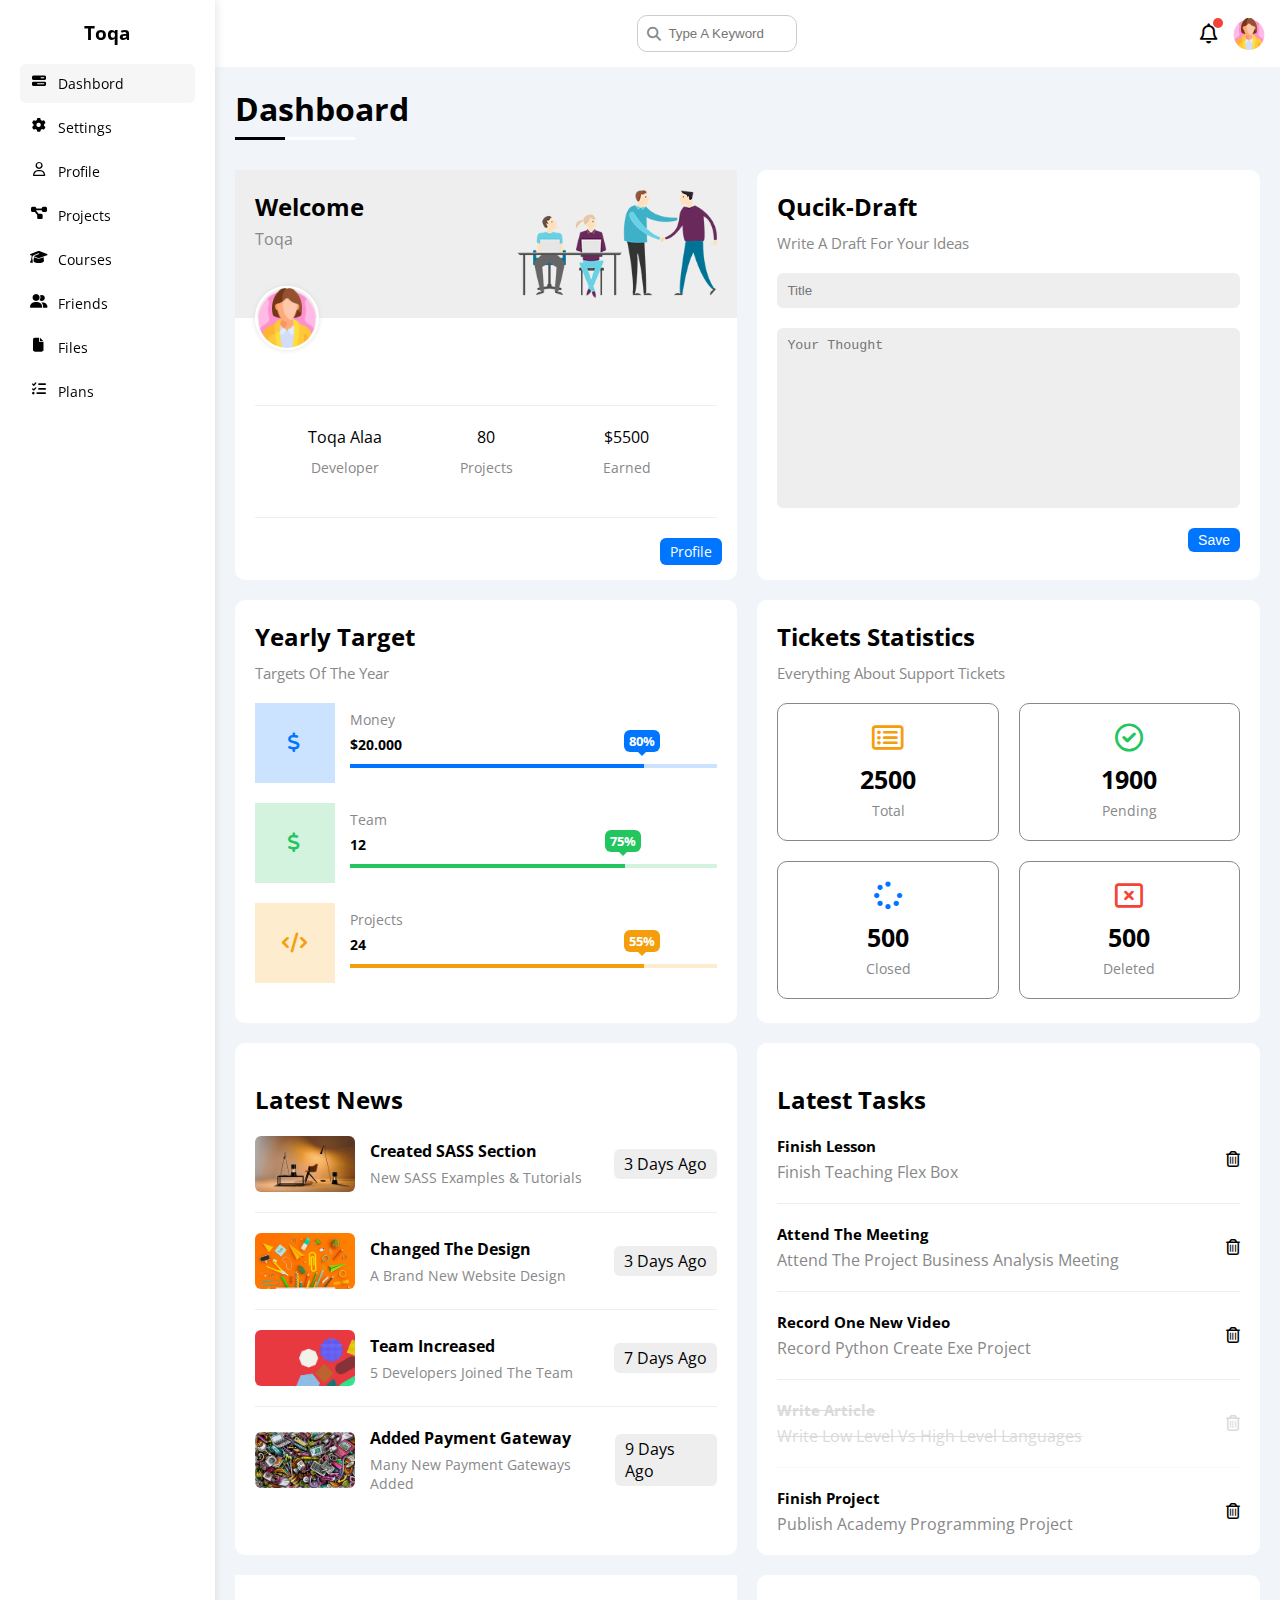
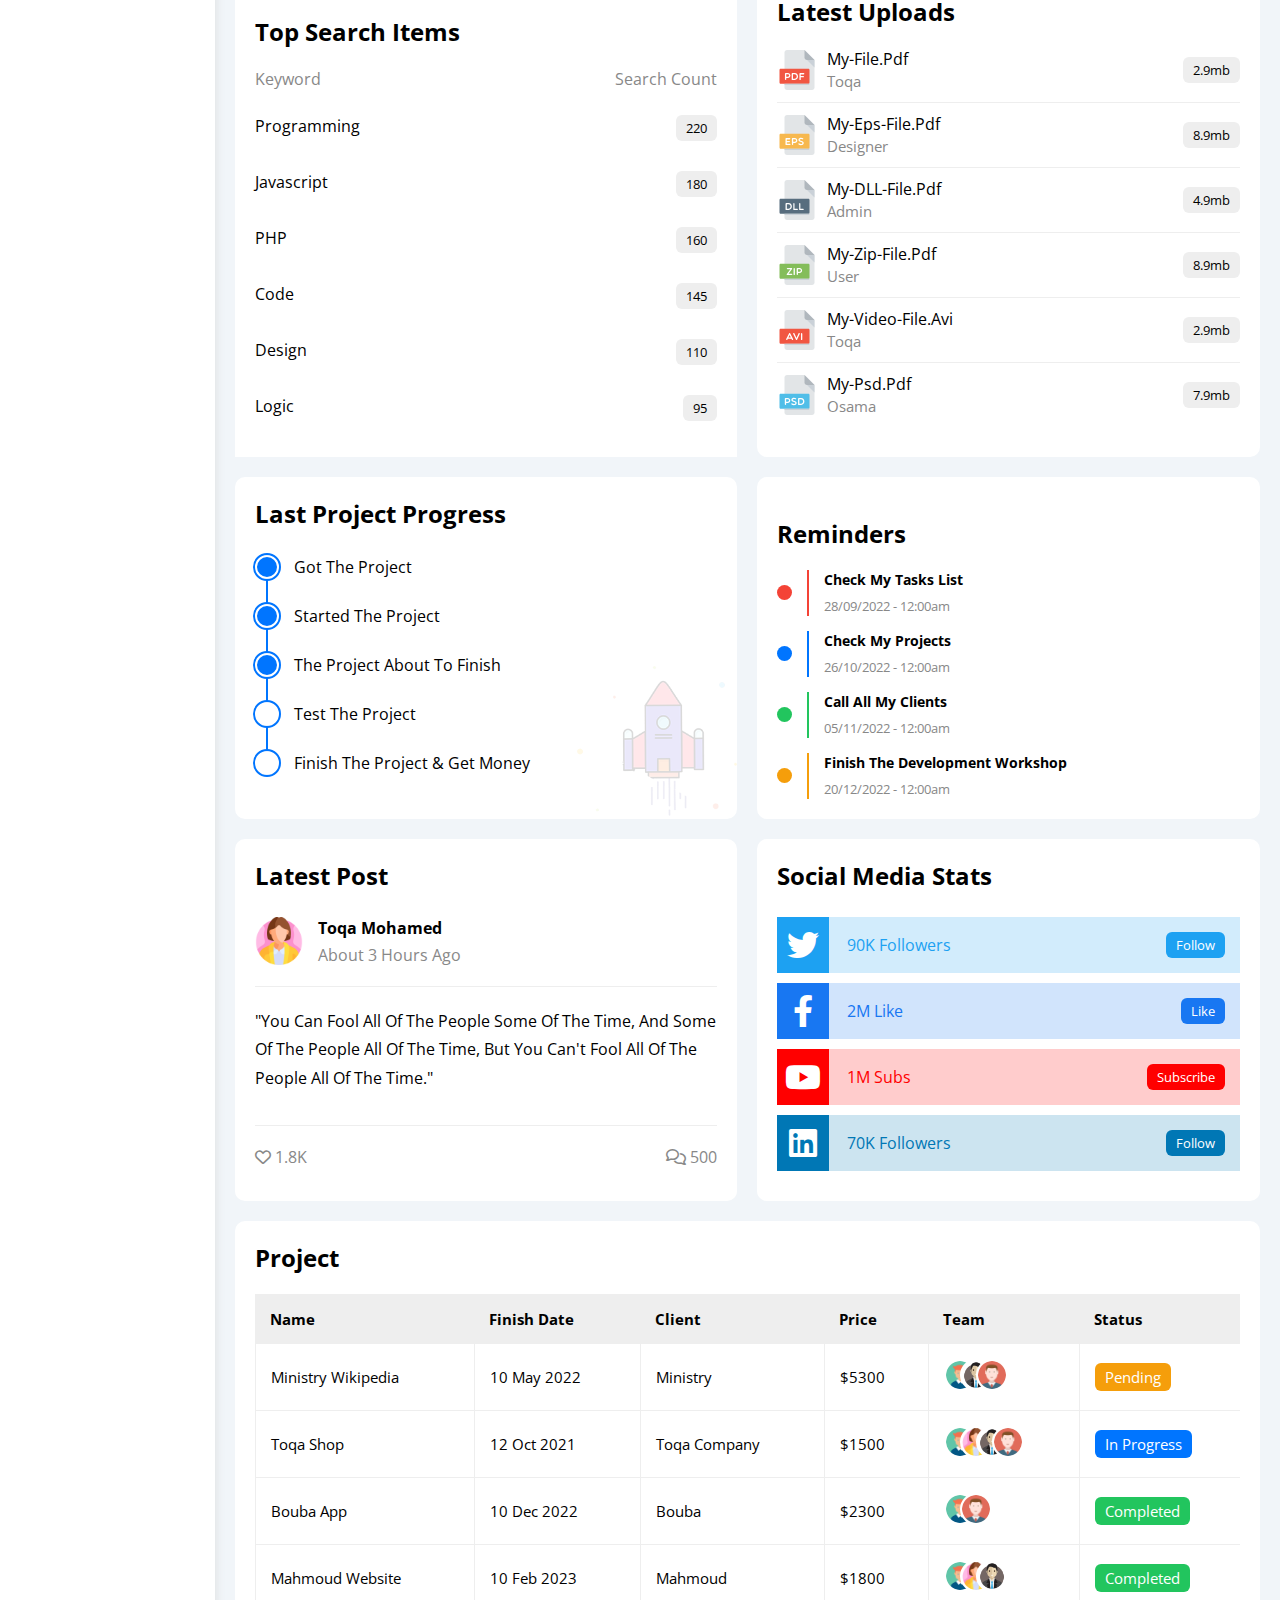
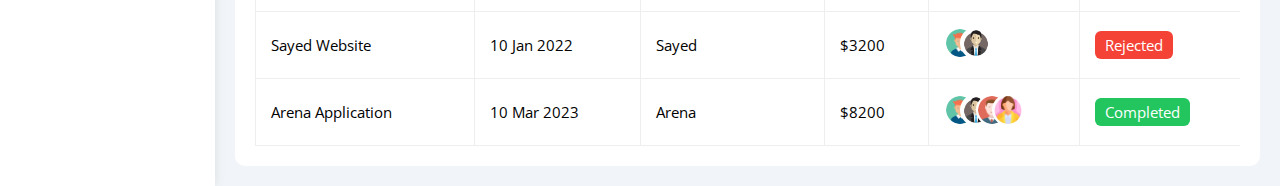
<file: index.html>
<!DOCTYPE html>
<html lang="en">

<head>
    <meta charset="UTF-8">
    <meta http-equiv="X-UA-Compatible" content="IE=edge">
    <meta name="viewport" content="width=device-width, initial-scale=1.0">
    <link rel="stylesheet" href="css/all.min.css">
    <link rel="stylesheet" href="css/frame.css">
    <link rel="stylesheet" href="css/main.css">
    <link rel="preconnect" href="https://fonts.googleapis.com" />
    <link rel="preconnect" href="https://fonts.gstatic.com" crossorigin />
    <link href="https://fonts.googleapis.com/css2?family=Open+Sans:wght@300;500&#038;display=swap" rel="stylesheet" />

    <title>T-Dashboard</title>
</head>

<body>
    <div class="page d-flex">
        <div class="sidebar bg-white p-20 ">
            <div class="ps">
                <h3 class=" p-relative txt-c m-t0"> Toqa</h3>
                <ul>
                    <li>
                        <a class=" d-flex align-c fs-14 c-black p-10 rad-6 active" href="index.html">
                            <i class="fa-solid fa-bars-progress fa-fw"></i>
                            <span class="hide-mobile">dashbord</span>
                        </a>
                    </li>
                    <li>
                        <a class=" d-flex align-c fs-14 c-black p-10 rad-6 " href="settings.html">
                            <i class="fa-solid fa-gear fa-fw"></i>
                            <span class="hide-mobile">settings</span></a>
                    </li>
                    <li>
                        <a class="d-flex align-c fs-14 c-black p-10 rad-6 " href="profile.html">
                            <i class="fa-regular fa-user fa-fw"></i>
                            <span class="hide-mobile">profile</span>
                        </a>
                    </li>
                    <li>
                        <a class="d-flex align-c fs-14 c-black p-10 rad-6 " href="projects.html ">
                            <i class="fa-solid fa-diagram-project fa-fw"></i>
                            <span class="hide-mobile">projects</span></a>
                    </li>
                    <li>
                        <a class="d-flex align-c fs-14 c-black p-10 rad-6 " href="courses.html">
                            <i class="fa-solid fa-graduation-cap fa-fw"></i>
                            <span class="hide-mobile">courses</span>
                        </a>
                    </li>
                    <li>
                        <a class="d-flex align-c fs-14 c-black p-10 rad-6 " href="friends.html">
                            <i class="fa-solid fa-user-group fa-fw"></i>
                            <span class="hide-mobile">Friends</span>
                        </a>
                    </li>
                    <li>
                        <a class="d-flex align-c fs-14 c-black p-10 rad-6 " href="files.html">
                            <i class="fa-solid fa-file fa-fw"></i>
                            <span class="hide-mobile">files</span>
                        </a>
                    </li>
                    <li>
                        <a class="d-flex align-c fs-14 c-black p-10 rad-6 " href="plans.html">
                            <i class="fa-solid fa-list-check fa-fw"></i>
                            <span class="hide-mobile">plans</span>
                        </a>
                    </li>
                </ul>
            </div>
        </div>
            <div class="content w-full 0-h">
                <!--start head-->
                <div class="head bg-white p-15 between-flex">
                    <div class="ps"></div>
                    <div class="search p-relative">
                        <input class="p-10 b-1px" type="search" placeholder="Type A Keyword">
                    </div>
                    <div class="icons d-flex align-center">
                        <span class="notifiction p-relative">
                            <i class="fa-regular fa-bell fa-lg "></i>
                        </span>
                        <img src="images/4140051.png" alt="pic">

                    </div>


                </div>
                <h1 class="p-relative">Dashboard</h1>
                <div class="wrapper d-grid gap-20 ">
                    <!--start welcome widget-->

                    <div class="welcome bg-white d-block-mob txt-c-mob rad-10 ">
                        <div class="intro bg-eee p-20 d-flex space-between ">
                            <div>
                                <h2 class="m-0">Welcome</h2>
                                <p class="m-t5 c-grey">Toqa</p>
                            </div>
                            <img class="hide-mob" src="images/welcome.png" alt="pic">
                        </div>
                        <img class="avatar" src="images/4140051.png" alt="pic">
                        <div class="body txt-c d-flex p-20 m-20 m-b20 block-mob">
                            <div>Toqa alaa<span>Developer</span></div>
                            <div>80<span>projects</span></div>
                            <div>$5500<span>Earned</span></div>
                        </div>
                        <a href="profile.html"
                            class="visit button d-block c-white rad-6 w-fit fs-14 txt-c bg-blue">Profile</a>
                    </div>
                    <div class="qucik-draft bg-white d-block-mob txt-c-mob rad-10 p-20">
                        <h2 class="m-0 m-b10">Qucik-Draft</h2>
                        <p class="m-t5 fs-15 m-b20 c-grey">Write A Draft For Your Ideas</p>
                        <form>
                            <input type="text" placeholder="Title"
                                class="d-block w-full bg-eee p-10 m-b20 rad-6 b-none">
                            <textarea class="d-block m-b20 w-full p-10 b-none bg-eee rad-6"
                                placeholder="Your Thought"></textarea>
                            <input type="submit" value="Save"
                                class="save button d-block c-white rad-6 w-fit fs-14 txt-c bg-blue b-none">
                        </form>
                    </div>
                    <!--start target widget-->
                    <div class="yearly-target bg-white d-block-mob txt-c-mob rad-10 p-20">
                        <h2 class="m-t0 m-b10">Yearly target</h2>
                        <p class="m-t5 fs-15 m-b20 c-grey">Targets Of The Year</p>
                        <div class="row m-b20 blue center-flex">
                            <div class="icon center-flex">
                                <i class="fa-solid fa-dollar-sign fa-lg blue c-blue"></i>
                            </div>
                            <div class="deatails">
                                <span class="fs-14 c-grey">Money</span>
                                <span class="fs-14 d-block m-t5 m-b10 fw-bold">$20.000</span>
                                <div class="progress p-relative d-block m-t5 m-b10 fw-bold ">
                                    <span class="bg-blue blue" style="width:80%;">
                                        <span class="bg-blue">80%</span>
                                    </span>
                                </div>
                            </div>



                        </div>
                        <div class="row m-b20 green center-flex">
                            <div class="icon center-flex">
                                <i class="fa-solid fa-dollar-sign fa-lg green c-green"></i>
                            </div>
                            <div class="deatails">
                                <span class="fs-14 c-grey">Team</span>
                                <span class="fs-14 d-block m-t5 m-b10 fw-bold">12</span>
                                <div class="progress p-relative d-block m-t5 m-b10 fw-bold ">
                                    <span class="bg-green green" style="width:75%;">
                                        <span class="bg-green">75%</span>
                                    </span>
                                </div>
                            </div>



                        </div>
                        <div class="row m-b20 orange center-flex">
                            <div class="icon center-flex">
                                <i class="fa-solid fa-code fa-lg c-orange"></i>
                            </div>
                            <div class="deatails">
                                <span class="fs-14 c-grey">projects</span>
                                <span class="fs-14 d-block m-t5 m-b10 fw-bold">24</span>
                                <div class="progress p-relative d-block m-t5 m-b10 fw-bold ">
                                    <span class="bg-orange orange" style="width:80%;">
                                        <span class="bg-orange">55%</span>
                                    </span>
                                </div>
                            </div>




                        </div>
                    </div>
                    <!--start tickets widget-->
                    <div class="ticket bg-white d-block-mob txt-c-mob rad-10 p-20">
                        <h2 class="m-0 m-b10">Tickets Statistics</h2>
                        <p class="m-t5 fs-15 m-b20 c-grey">Everything About Support Tickets </p>
                        <div class="d-flex txt-c gap-20 f-wrap">
                            <div class="box p-20 rad-10 fs-14 c-grey">
                                <i class="fa-regular fa-rectangle-list fa-2x m-b10 c-orange"></i>
                                <span class="d-block fw-bold fs-25 c-black m-b5"> 2500</span>
                                total
                            </div>
                            <div class="box p-20 rad-10 fs-14 c-grey">
                                <i class="fa-regular fa-circle-check fa-2x m-b10 c-green"></i>
                                <span class="d-block fw-bold fs-25 c-black m-b5"> 1900</span>
                                pending

                            </div>
                            <div class="box p-20 rad-10 fs-14 c-grey">
                                <i class="fa-solid fa-spinner fa-2x m-b10 c-blue"></i> <span
                                    class="d-block fw-bold fs-25 c-black m-b5"> 500</span>
                                closed
                            </div>
                            <div class="box p-20 rad-10 fs-14 c-grey">
                                <i class="fa-regular fa-rectangle-xmark fa-2x m-b10 c-red"></i>
                                <span class="d-block fw-bold fs-25 c-black m-b5"> 500</span>
                                deleted
                            </div>
                        </div>
                    </div>
                    <!--start news widget-->
                    <div class="news bg-white d-block-mob txt-c-mob rad-10 p-20">
                        <h2>Latest News</h2>
                        <div class="row d-flex align-center">
                            <img src="images/news-01.png" alt="pic">
                            <div class="info">
                                <h3>Created SASS Section</h3>
                                <p class="c-grey fs-14 m-0">New SASS Examples & Tutorials</p>
                            </div>
                            <div class="button c-black bg-eee label"> 3 Days Ago</div>

                        </div>
                        <div class="row d-flex align-center">
                            <img src="images/news-02.png" alt="pic">
                            <div class="info">
                                <h3>Changed The Design</h3>
                                <p class=" m-0 c-grey fs-14">A Brand New Website Design</p>
                            </div>
                            <div class="button c-black bg-eee label"> 3 Days Ago</div>


                        </div>
                        <div class="row d-flex align-center">
                            <img src="images/news-03.png" alt="pic">
                            <div class="info">
                                <h3>Team Increased</h3>
                                <p class="c-grey fs-14 m-0">5 Developers Joined The Team</p>

                            </div>
                            <div class="button c-black bg-eee label"> 7 Days Ago</div>


                        </div>
                        <div class="row d-flex align-center">
                            <img src="images/news-04.png" alt="pic">
                            <div class="info">
                                <h3>Added Payment Gateway</h3>
                                <p class="c-grey fs-14 m-0">Many New Payment Gateways Added</p>
                            </div>
                            <div class="button c-black bg-gery bg-eee label"> 9 Days Ago</div>


                        </div>

                    </div>
                    <!--start tasks widget-->
                    <div class="tasks bg-white p-20 d-block rad-10 ">
                        <h2>Latest Tasks</h2>
                        <div class="rowt between-flex">
                            <div class="info">
                                <h3 class="m-0 m-b5 fs-15">Finish Lesson</h3>
                                <p class="c-grey m-0">Finish Teaching Flex Box</p>
                            </div>
                            <i class="fa-regular fa-trash-can delete"></i>
                        </div>


                        <div class="rowt between-flex">
                            <div class="info">
                                <h3 class="m-0 m-b5 fs-15">Attend The Meeting</h3>
                                <p class="c-grey m-0">Attend The Project Business Analysis Meeting</p>
                            </div>
                            <i class="fa-regular fa-trash-can delete"></i>
                        </div>

                        <div class="rowt between-flex">
                            <div class="info">
                                <h3 class="m-0 m-b5 fs-15">Record One New Video</h3>
                                <p class="c-grey m-0">Record Python Create Exe Project</p>
                            </div>
                            <i class="fa-regular fa-trash-can delete"></i>
                        </div>

                        <div class="rowt between-flex grey">
                            <div class="info ">
                                <h3 class="m-0 m-b5 fs-15 c-grey">Write Article</h3>
                                <p class="c-grey m-0">Write Low Level vs High Level Languages</p>
                            </div>
                            <i class="fa-regular fa-trash-can delete"></i>
                        </div>
                        <div class="rowt between-flex">
                            <div class="info">
                                <h3 class="m-0 m-b5 fs-15">Finish Project</h3>
                                <p class="c-grey m-0">Publish Academy Programming Project</p>
                            </div>
                            <i class="fa-regular fa-trash-can delete"></i>
                        </div>
                    </div>
                    <!--start search widget-->
                    <div class="search bg-white p-20">
                        <h2>Top Search Items</h2>
                        <div class="head-items d-flex space-between c-grey m-b10">
                            <div>Keyword</div>
                            <div>Search Count</div>
                        </div>
                        <div class="row p-b15 p-t15 d-flex space-between">
                            <span>Programming</span>
                            <span class="button bg-eee fs-13">220</span>
                        </div>
                        <div class="row p-b15 p-t15 d-flex space-between">
                            <span>Javascript</span>
                            <span class="button bg-eee fs-13">180</span>
                        </div>
                        <div class="row p-b15 p-t15 d-flex space-between">
                            <span>PHP</span>
                            <span class="button  bg-eee fs-13">160</span>
                        </div>
                        <div class="row p-b15 p-t15 d-flex space-between">
                            <span>Code</span>
                            <span class="button  bg-eee fs-13">145</span>
                        </div>
                        <div class="row p-b15 p-t15 d-flex space-between">
                            <span>Design</span>
                            <span class="button bg-eee fs-13">110</span>
                        </div>
                        <div class="row p-b15 p-t15 d-flex space-between">
                            <span>Logic</span>
                            <span class="button  bg-eee fs-13">95</span>
                        </div>


                    </div>
                    <!--start search widget-->
                    <div class="uploads bg-white p-20 rad-10">
                        <h2 class="m-t0 m-b20">Latest Uploads</h2>
                        <ul class="m-0">
                            <li class="between-flex p-b10 m-b10">
                                <div class="d-flex align-center">
                                    <img class="m-r10" src="images/pdf.svg" alt="pic">
                                    <div>
                                        <span class="d-block">my-file.pdf</span>
                                        <span class="fs-15 c-grey">Toqa</span>
                                    </div>
                                </div>
                                <div class="bg-eee button fs-13">2.9mb</div>
                            </li>
                            <li class="between-flex p-b10 m-b10">
                                <div class="d-flex align-center">
                                    <img class="m-r10" src="images/eps.svg" alt="pic">
                                    <div>
                                        <span class="d-block">My-Eps-File.pdf</span>
                                        <span class="fs-15 c-grey">Designer</span>
                                    </div>
                                </div>
                                <div class="bg-eee button fs-13">8.9mb</div>
                            </li>
                            <li class="between-flex p-b10 m-b10">
                                <div class="d-flex align-center">
                                    <img class="m-r10" src="images/dll.svg" alt="pic">
                                    <div>
                                        <span class="d-block">My-DLL-File.pdf</span>
                                        <span class="fs-15 c-grey">Admin</span>
                                    </div>
                                </div>
                                <div class="bg-eee button fs-13">4.9mb</div>
                            </li>
                            <li class="between-flex p-b10 m-b10">
                                <div class="d-flex align-center">
                                    <img class="m-r10" src="images/zip.svg" alt="pic">
                                    <div>
                                        <span class="d-block">My-Zip-File.pdf</span>
                                        <span class="fs-15 c-grey">User</span>
                                    </div>
                                </div>
                                <div class="bg-eee button fs-13">8.9mb</div>
                            </li>
                            <li class="between-flex p-b10 m-b10">
                                <div class="d-flex align-center">
                                    <img class="m-r10" src="images/avi.svg" alt="pic">
                                    <div>
                                        <span class="d-block">My-Video-File.avi</span>
                                        <span class="fs-15 c-grey">Toqa</span>
                                    </div>
                                </div>
                                <div class="bg-eee button fs-13">2.9mb</div>
                            </li>
                            <li class="between-flex p-b10 m-b10">
                                <div class="d-flex align-center">
                                    <img class="m-r10" src="images/psd.svg" alt="pic">
                                    <div>
                                        <span class="d-block">my-psd.pdf</span>
                                        <span class="fs-15 c-grey">Osama</span>
                                    </div>
                                </div>
                                <div class="bg-eee button fs-13">7.9mb</div>
                            </li>
                        </ul>

                    </div>
                    <!--start project widget-->
                    <div class="project bg-white rad-10 p-relative p-20">
                        <h2 class="m-t0 m-b20">Last Project Progress</h2>
                        <ul class="m-0 p-relative">
                            <li class="m-t25 d-flex align-center done">Got The Project</li>
                            <li class="m-t25 d-flex align-center done">Started The Project</li>
                            <li class="m-t25 d-flex align-center done">The Project About To Finish</li>
                            <li class="m-t25 d-flex align-center current">Test The Project</li>
                            <li class="m-t25 d-flex align-center ">Finish The Project & Get Money</li>
                        </ul>
                        <img class="l-icon hide-mob" src="images/project.png" alt="pic">
                    </div>
                    <!--start reminders widget-->
                    <div class="reminders bg-white p-20 rad-10">
                        <h2>Reminders</h2>
                        <ul class="m-0">
                            <li class="d-flex align-center m-t15">
                                <span class="key m-r15 d-block rad-half bg-red"></span>
                                <div class="p-l15 red">
                                    <p class="fs-14 fw-bold m-t0 m-b5">Check My Tasks List</p>
                                    <span class="fs-13 c-grey">28/09/2022 - 12:00am</span>
                                </div>
                            </li>
                            <li class="d-flex align-center m-t15">
                                <span class="key m-r15 d-block rad-half bg-blue"></span>
                                <div class="p-l15 blue">
                                    <p class="fs-14 fw-bold m-t0 m-b5">Check My Projects</p>
                                    <span class="fs-13 c-grey">26/10/2022 - 12:00am</span>
                                </div>
                            </li>
                            <li class="d-flex align-center m-t15">
                                <span class="key m-r15 d-block rad-half bg-green"></span>
                                <div class="p-l15 green">
                                    <p class="fs-14 fw-bold m-t0 m-b5">Call All My Clients</p>
                                    <span class="fs-13 c-grey">05/11/2022 - 12:00am</span>
                                </div>
                            </li>
                            <li class="d-flex align-center m-t15">
                                <span class="key m-r15 d-block rad-half bg-orange"></span>
                                <div class="p-l15 orange">
                                    <p class="fs-14 fw-bold m-t0 m-b5">Finish The Development Workshop</p>
                                    <span class="fs-13 c-grey">20/12/2022 - 12:00am</span>
                                </div>
                            </li>
                        </ul>

                    </div>
                    <!--start post widget-->
                    <div class="post bg-white p-20 rad-10 p-relative">
                        <h2 class=" m-t0 m-b25">Latest Post</h2>
                        <div class="d-flex align-center">
                            <img class="avatar m-r15" src="images/4140051.png" alt="pic">
                            <div class="info">
                                <span class="d-block fw-bold m-b5">Toqa Mohamed</span>
                                <span class="c-grey">About 3 Hours Ago</span>
                            </div>
                        </div>
                        <div class="post-content p-t20 p-b20 m-t20 m-b20">"You Can Fool All Of The People Some Of The
                            Time,
                            And Some Of The People All Of The Time, But You Can't Fool All Of The
                            People All Of The Time."</div>

                        <div class="d-flex space-between c-grey">
                            <div>
                                <i class="fa-regular fa-heart"></i>
                                <span>1.8K </span>

                            </div>
                            <div><i class="fa-regular fa-comments"></i>
                                <span>500</span>
                            </div>
                        </div>
                    </div>
                    <!--start social-->
                    <div class="social bg-white p-20 p-relative rad-10">
                        <h2 class="m-t0 m-b25">Social Media Stats</h2>
                        <div class="box twitter p-15 m-b10 p-relative between-flex">
                            <i class="fa-brands fa-twitter fa-2x c-white h-full center-flex"></i>
                            <span>90K Followers</span>
                            <a href="#" class="button c-white fs-13">follow</a>

                        </div>
                        <div class="box facebook p-15 m-b10 p-relative between-flex">
                            <i class="fa-brands fa-facebook-f fa-2x c-white h-full center-flex"></i>
                            <span>2M Like</span>
                            <a href="#" class="button c-white fs-13">Like</a>


                        </div>
                        <div class="box youtube p-15 m-b10 p-relative between-flex">
                            <i class="fa-brands fa-youtube fa-2x c-white h-full center-flex"></i>
                            <span>1M subs</span>
                            <a href="#" class="button c-white fs-13">subscribe</a>

                        </div>
                        <div class="box linkedin p-15 m-b10 p-relative between-flex">
                            <i class="fa-brands fa-linkedin fa-2x c-white h-full center-flex"></i>
                            <span>70K followers</span>
                            <a href="#" class="button c-white fs-13">follow</a>

                        </div>
                    </div>
                    <!--start t-project-->

                </div>
                <!--start t-project -->
                <div class="t-project bg-white p-20 m-20 rad-10">
                    <h2 class="m-b20 m-t0">project</h2>
                    <div class="r-table">
                        <table class="fs-15 w-full">
                            <thead>
                                <tr>
                                    <td>Name</td>
                                    <td>Finish Date</td>
                                    <td>Client</td>
                                    <td>Price</td>
                                    <td>Team</td>
                                    <td>Status</td>
                                </tr>
                            </thead>
                            <tbody>
                                <tr>
                                    <td>Ministry Wikipedia</td>
                                    <td>10 May 2022</td>
                                    <td>Ministry</td>
                                    <td>$5300</td>
                                    <td>
                                        <img src="images/r1.png" alt="pic">
                                        <img src="images/r2.png" alt="pic">
                                        <img src="images/r3.png" alt="pic">
                                    </td>
                                    <td><span class="label button c-white bg-orange ">Pending</span></td>
                                </tr>
                                <tr>
                                    <td>Toqa shop</td>
                                    <td>12 Oct 2021</td>
                                    <td>Toqa Company</td>
                                    <td>$1500</td>
                                    <td>
                                        <img src="images/r1.png" alt="pic">
                                        <img src="images/4140051.png" alt="pic">
                                        <img src="images/r2.png" alt="pic">
                                        <img src="images/r3.png" alt="pic">
                                    </td>
                                    <td><span class="label button c-white bg-blue">In progress</span></td>
                                </tr>
                                <tr>
                                    <td>Bouba App</td>
                                    <td>10 dec 2022</td>
                                    <td>Bouba </td>
                                    <td>$2300</td>
                                    <td>
                                        <img src="images/r1.png" alt="pic">
                                        <img src="images/r3.png" alt="pic">
                                    </td>
                                    <td><span class="label button c-white bg-green ">Completed</span></td>
                                </tr>
                                <tr>
                                    <td>Mahmoud Website</td>
                                    <td>10 feb 2023</td>
                                    <td>Mahmoud </td>
                                    <td>$1800</td>
                                    <td>
                                        <img src="images/r1.png" alt="pic">
                                        <img src="images/4140051.png" alt="pic">
                                        <img src="images/r2.png" alt="pic">
                                    </td>
                                    <td><span class="label button c-white bg-green ">Completed</span></td>
                                </tr>
                                <tr>
                                    <td>Sayed Website</td>
                                    <td>10 jan 2022</td>
                                    <td>sayed</td>
                                    <td>$3200</td>
                                    <td>
                                        <img src="images/r1.png" alt="pic">
                                        <img src="images/r2.png" alt="pic">

                                    </td>
                                    <td><span class="label button c-white bg-red ">Rejected</span></td>
                                </tr>
                                <tr>
                                    <td>Arena Application</td>
                                    <td>10 mar 2023</td>
                                    <td>Arena</td>
                                    <td>$8200</td>
                                    <td>
                                        <img src="images/r1.png" alt="pic">
                                        <img src="images/r2.png" alt="pic">
                                        <img src="images/r3.png" alt="pic">
                                        <img src="images/4140051.png" alt="pic">
                                    </td>
                                    <td><span class="label button c-white bg-green ">Completed</span></td>
                                </tr>
                            </tbody>
                        </table>
                    </div>

                </div>
            </div>
        </div>
    </div>



</body>

</html>
</file>
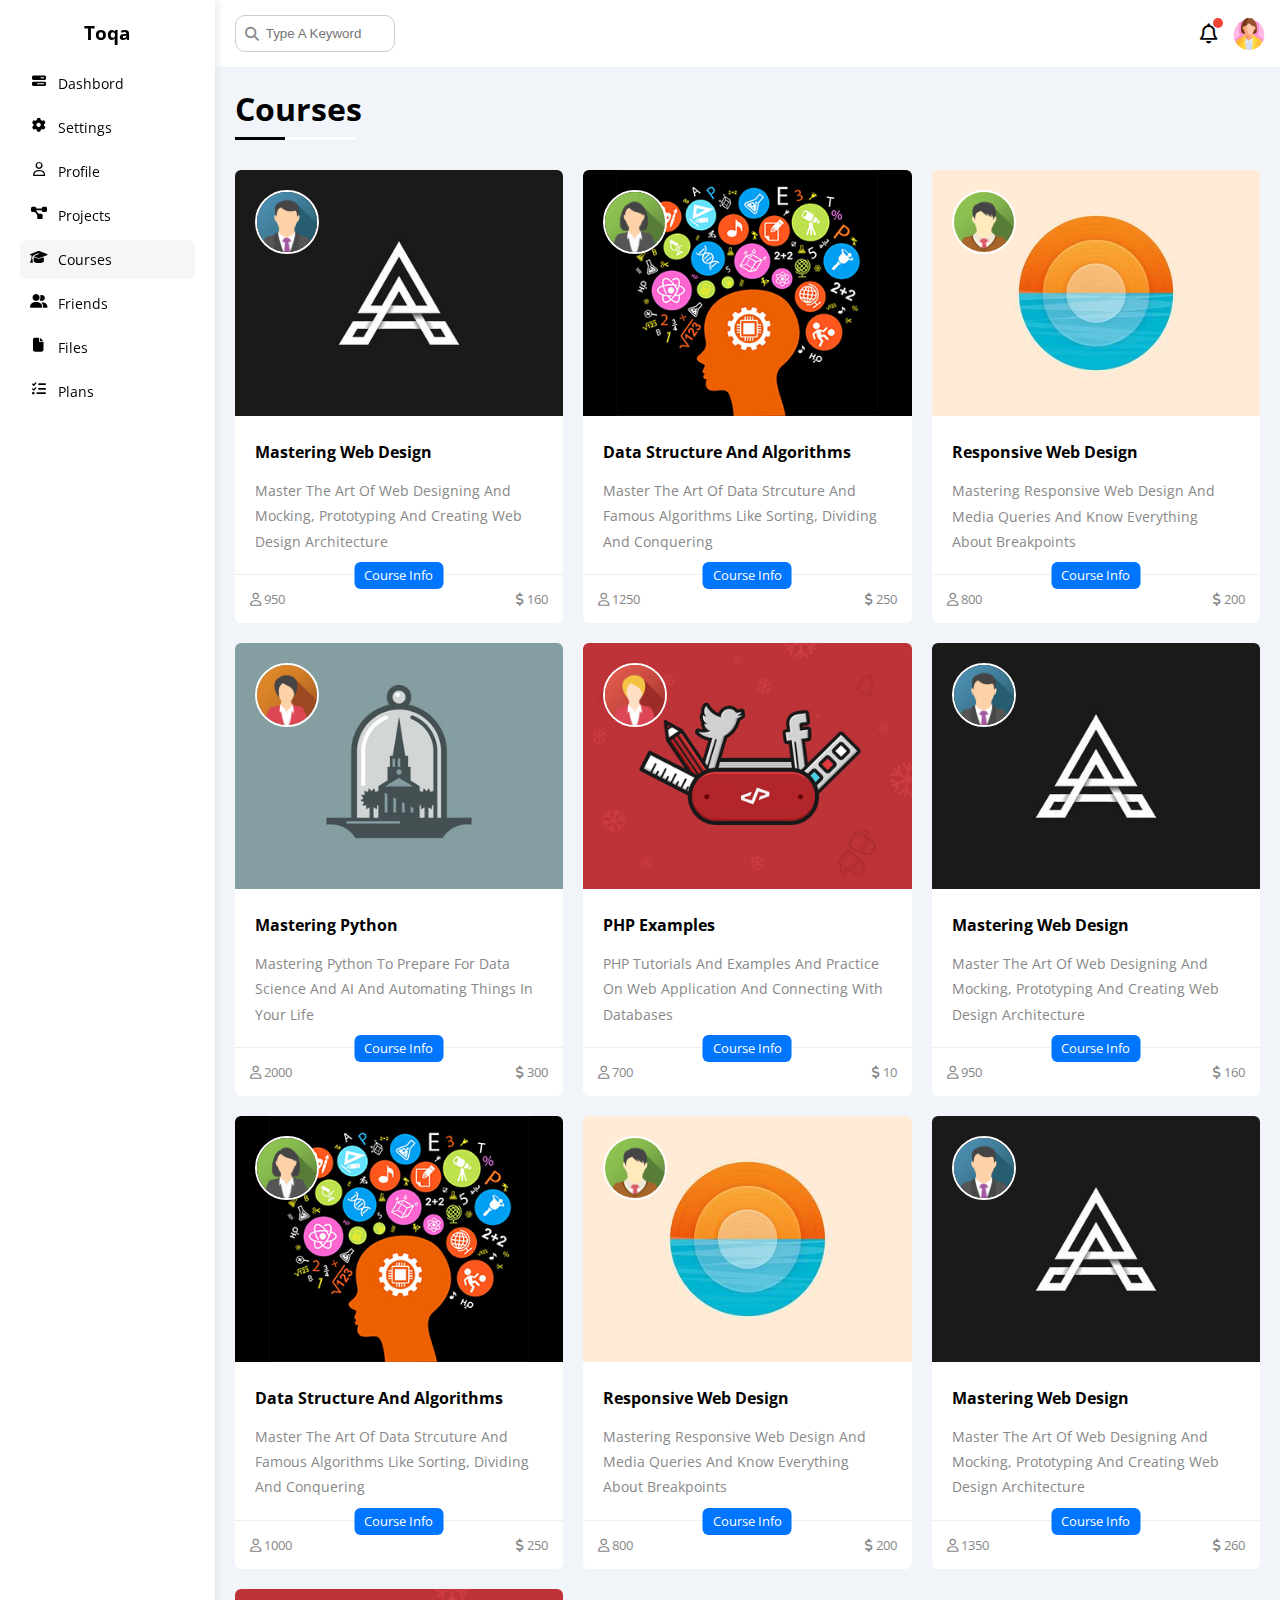
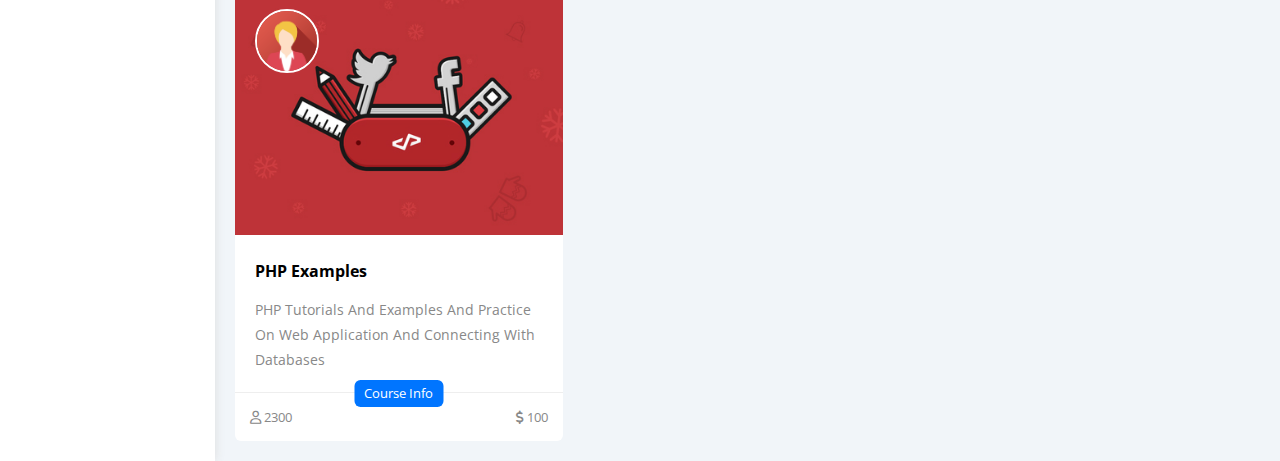
<file: courses.html>
<!DOCTYPE html>
<html lang="en">

<head>
    <meta charset="UTF-8">
    <meta http-equiv="X-UA-Compatible" content="IE=edge">
    <meta name="viewport" content="width=device-width, initial-scale=1.0">
    <link rel="stylesheet" href="css/all.min.css">
    <link rel="stylesheet" href="css/frame.css">
    <link rel="stylesheet" href="css/main.css">
    <link rel="preconnect" href="https://fonts.googleapis.com" />
    <link rel="preconnect" href="https://fonts.gstatic.com" crossorigin />
    <link href="https://fonts.googleapis.com/css2?family=Open+Sans:wght@300;500&#038;display=swap" rel="stylesheet" />
    <title>cources</title>
</head>

<body>
    <div class="page d-flex">
        <div class="sidebar bg-white p-20 ">
            <div class="ps">
            <h3 class=" p-relative txt-c m-t0"> Toqa</h3>
            <ul>
                <li>
                    <a class=" d-flex align-c fs-14 c-black p-10 rad-6 " href="index.html">
                        <i class="fa-solid fa-bars-progress fa-fw"></i>
                        <span class="hide-mobile">dashbord</span>
                    </a>
                </li>
                <li>
                    <a class=" d-flex align-c fs-14 c-black p-10 rad-6 " href="settings.html">
                        <i class="fa-solid fa-gear fa-fw"></i>
                        <span class="hide-mobile">settings</span></a>
                </li>
                <li>
                    <a class="d-flex align-c fs-14 c-black p-10 rad-6 " href="profile.html">
                        <i class="fa-regular fa-user fa-fw"></i>
                        <span class="hide-mobile">profile</span>
                    </a>
                </li>
                <li>
                    <a class="d-flex align-c fs-14 c-black p-10 rad-6 " href="projects.html ">
                        <i class="fa-solid fa-diagram-project fa-fw"></i>
                        <span class="hide-mobile">projects</span></a>
                </li>
                <li>
                    <a class="d-flex align-c fs-14 c-black p-10 rad-6 active " href="courses.html">
                        <i class="fa-solid fa-graduation-cap fa-fw"></i>
                        <span class="hide-mobile">courses</span>
                    </a>
                </li>
                <li>
                    <a class="d-flex align-c fs-14 c-black p-10 rad-6 " href="friends.html">
                        <i class="fa-solid fa-user-group fa-fw"></i>
                        <span class="hide-mobile">Friends</span>
                    </a>
                </li>
                <li>
                    <a class="d-flex align-c fs-14 c-black p-10 rad-6 " href="files.html">
                        <i class="fa-solid fa-file fa-fw"></i>
                        <span class="hide-mobile">files</span>
                    </a>
                </li>
                <li>
                    <a class="d-flex align-c fs-14 c-black p-10 rad-6 " href="plans.html">
                        <i class="fa-solid fa-list-check fa-fw"></i>
                        <span class="hide-mobile">plans</span>
                    </a>
                </li>
            </ul>
        </div>
</div>
        <div class="content w-full ">
            <!--start head-->
            <div class="head bg-white p-15 between-flex">
                <div class="search p-relative">
                    <input class="p-10 b-1px" type="search" placeholder="Type A Keyword">
                </div>
                <div class="icons d-flex align-center">
                    <span class="notifiction p-relative">
                        <i class="fa-regular fa-bell fa-lg "></i>
                    </span>
                    <img src="images/4140051.png" alt="pic">

                </div>


            </div>
            <h1 class="p-relative">Courses</h1>
            <div class="courses-page m-20 gap-20 d-grid ">
                <div class="course bg-white rad-6 p-relative">
                    <img class="cover" src="images/course-01.jpg" alt="pic">
                    <img class="instructor" src="images/team-01.png" alt="pic" >
                    <div class="p-20">
                        <h4 class="m-0">Mastering Web Design</h4>
                        <div class="description c-grey m-t15 fs-14">Master The Art Of Web Designing And Mocking, Prototyping And Creating 
                            Web Design Architecture</div>
                    </div>
                    <div class="info p-15 p-relative between-flex">
                        <span class="title bg-blue c-white button">course Info</span>
                        <span class="c-grey"> 
                            <i class="fa-regular fa-user"></i>
                            950
                        </span>
                        <span class="c-grey">
                            <i class="fa-solid fa-dollar-sign"></i>
                        160</span>
                    </div>

                </div>
                <div class="course bg-white rad-6 p-relative">
                    <img class="cover" src="images/course-02.jpg" alt="pic">
                    <img class="instructor" src="images/team-02.png" alt="pic" >
                    <div class="p-20">
                        <h4 class="m-0">Data Structure And Algorithms</h4>
                        <div class="description c-grey m-t15 fs-14">Master The Art Of Data Strcuture And Famous Algorithms Like Sorting, Dividing And Conquering</div>
                    </div>
                    <div class="info p-15 p-relative between-flex">
                        <span class="title bg-blue c-white button">course Info</span>
                        <span class="c-grey"> 
                            <i class="fa-regular fa-user"></i>
                            1250
                        </span>
                        <span class="c-grey">
                            <i class="fa-solid fa-dollar-sign"></i>
                        250</span>
                    </div>

                </div>
                <div class="course bg-white rad-6 p-relative">
                    <img class="cover" src="images/course-03.jpg" alt="pic">
                    <img class="instructor" src="images/team-03.png" alt="pic" >
                    <div class="p-20">
                        <h4 class="m-0">Responsive Web Design</h4>
                        <div class="description c-grey m-t15 fs-14">Mastering Responsive Web Design And Media Queries And Know Everything About Breakpoints</div>
                    </div>
                    <div class="info p-15 p-relative between-flex">
                        <span class="title bg-blue c-white button">course Info</span>
                        <span class="c-grey"> 
                            <i class="fa-regular fa-user"></i>
                            800
                        </span>
                        <span class="c-grey">
                            <i class="fa-solid fa-dollar-sign"></i>
                        200</span>
                    </div>

                </div>
                <div class="course bg-white rad-6 p-relative">
                    <img class="cover" src="images/course-04.jpg" alt="pic">
                    <img class="instructor" src="images/team-04.png" alt="pic" >
                    <div class="p-20">
                        <h4 class="m-0">Mastering Python</h4>
                        <div class="description c-grey m-t15 fs-14">Mastering Python To Prepare For Data Science And AI And Automating Things in Your Life</div>
                    </div>
                    <div class="info p-15 p-relative between-flex">
                        <span class="title bg-blue c-white button">course Info</span>
                        <span class="c-grey"> 
                            <i class="fa-regular fa-user"></i>
                            2000
                        </span>
                        <span class="c-grey">
                            <i class="fa-solid fa-dollar-sign"></i>
                        300</span>
                    </div>

                </div>
                <div class="course bg-white rad-6 p-relative">
                    <img class="cover" src="images/course-05.jpg" alt="pic">
                    <img class="instructor" src="images/team-05.png" alt="pic" >
                    <div class="p-20">
                        <h4 class="m-0">PHP Examples</h4>
                        <div class="description c-grey m-t15 fs-14">PHP Tutorials And Examples And Practice On Web Application And Connecting With Databases</div>
                    </div>
                    <div class="info p-15 p-relative between-flex">
                        <span class="title bg-blue c-white button">course Info</span>
                        <span class="c-grey"> 
                            <i class="fa-regular fa-user"></i>
                            700
                        </span>
                        <span class="c-grey">
                            <i class="fa-solid fa-dollar-sign"></i>
                        10</span>
                    </div>

                </div>
                <div class="course bg-white rad-6 p-relative">
                    <img class="cover" src="images/course-01.jpg" alt="pic">
                    <img class="instructor" src="images/team-01.png" alt="pic" >
                    <div class="p-20">
                        <h4 class="m-0">Mastering Web Design</h4>
                        <div class="description c-grey m-t15 fs-14">Master The Art Of Web Designing And Mocking, Prototyping And Creating 
                            Web Design Architecture</div>
                    </div>
                    <div class="info p-15 p-relative between-flex">
                        <span class="title bg-blue c-white button">course Info</span>
                        <span class="c-grey"> 
                            <i class="fa-regular fa-user"></i>
                            950
                        </span>
                        <span class="c-grey">
                            <i class="fa-solid fa-dollar-sign"></i>
                        160</span>
                    </div>

                </div>
                <div class="course bg-white rad-6 p-relative">
                    <img class="cover" src="images/course-02.jpg" alt="pic">
                    <img class="instructor" src="images/team-02.png" alt="pic" >
                    <div class="p-20">
                        <h4 class="m-0">Data Structure And Algorithms</h4>
                        <div class="description c-grey m-t15 fs-14">Master The Art Of Data Strcuture And Famous Algorithms Like Sorting, Dividing And Conquering</div>
                    </div>
                    <div class="info p-15 p-relative between-flex">
                        <span class="title bg-blue c-white button">course Info</span>
                        <span class="c-grey"> 
                            <i class="fa-regular fa-user"></i>
                            1000
                        </span>
                        <span class="c-grey">
                            <i class="fa-solid fa-dollar-sign"></i>
                        250</span>
                    </div>

                </div>
                
            <div class="course bg-white rad-6 p-relative">
                <img class="cover" src="images/course-03.jpg" alt="pic">
                <img class="instructor" src="images/team-03.png" alt="pic">
                <div class="p-20">
                    <h4 class="m-0">Responsive Web Design</h4>
                    <div class="description c-grey m-t15 fs-14">Mastering Responsive Web Design And Media Queries And Know
                        Everything About Breakpoints</div>
                </div>
                <div class="info p-15 p-relative between-flex">
                    <span class="title bg-blue c-white button">course Info</span>
                    <span class="c-grey">
                        <i class="fa-regular fa-user"></i>
                        800
                    </span>
                    <span class="c-grey">
                        <i class="fa-solid fa-dollar-sign"></i>
                        200</span>
                </div>
            
            </div>
            
                <div class="course bg-white rad-6 p-relative">
                    <img class="cover" src="images/course-01.jpg" alt="pic">
                    <img class="instructor" src="images/team-01.png" alt="pic" >
                    <div class="p-20">
                        <h4 class="m-0">Mastering Web Design</h4>
                        <div class="description c-grey m-t15 fs-14">Master The Art Of Web Designing And Mocking, Prototyping And Creating 
                            Web Design Architecture</div>
                    </div>
                    <div class="info p-15 p-relative between-flex">
                        <span class="title bg-blue c-white button">course Info</span>
                        <span class="c-grey"> 
                            <i class="fa-regular fa-user"></i>
                            1350
                        </span>
                        <span class="c-grey">
                            <i class="fa-solid fa-dollar-sign"></i>
                        260</span>
                    </div>

                </div>
                <div class="course bg-white rad-6 p-relative">
                    <img class="cover" src="images/course-05.jpg" alt="pic">
                    <img class="instructor" src="images/team-05.png" alt="pic">
                    <div class="p-20">
                        <h4 class="m-0">PHP Examples</h4>
                        <div class="description c-grey m-t15 fs-14">PHP Tutorials And Examples And Practice On Web Application And
                            Connecting With Databases</div>
                    </div>
                    <div class="info p-15 p-relative between-flex">
                        <span class="title bg-blue c-white button">course Info</span>
                        <span class="c-grey">
                            <i class="fa-regular fa-user"></i>
                            2300
                        </span>
                        <span class="c-grey">
                            <i class="fa-solid fa-dollar-sign"></i>
                            100</span>
                    </div>
                
                </div>
               
            </div>

        </div>
    </div>




</body>

</html>
</file>
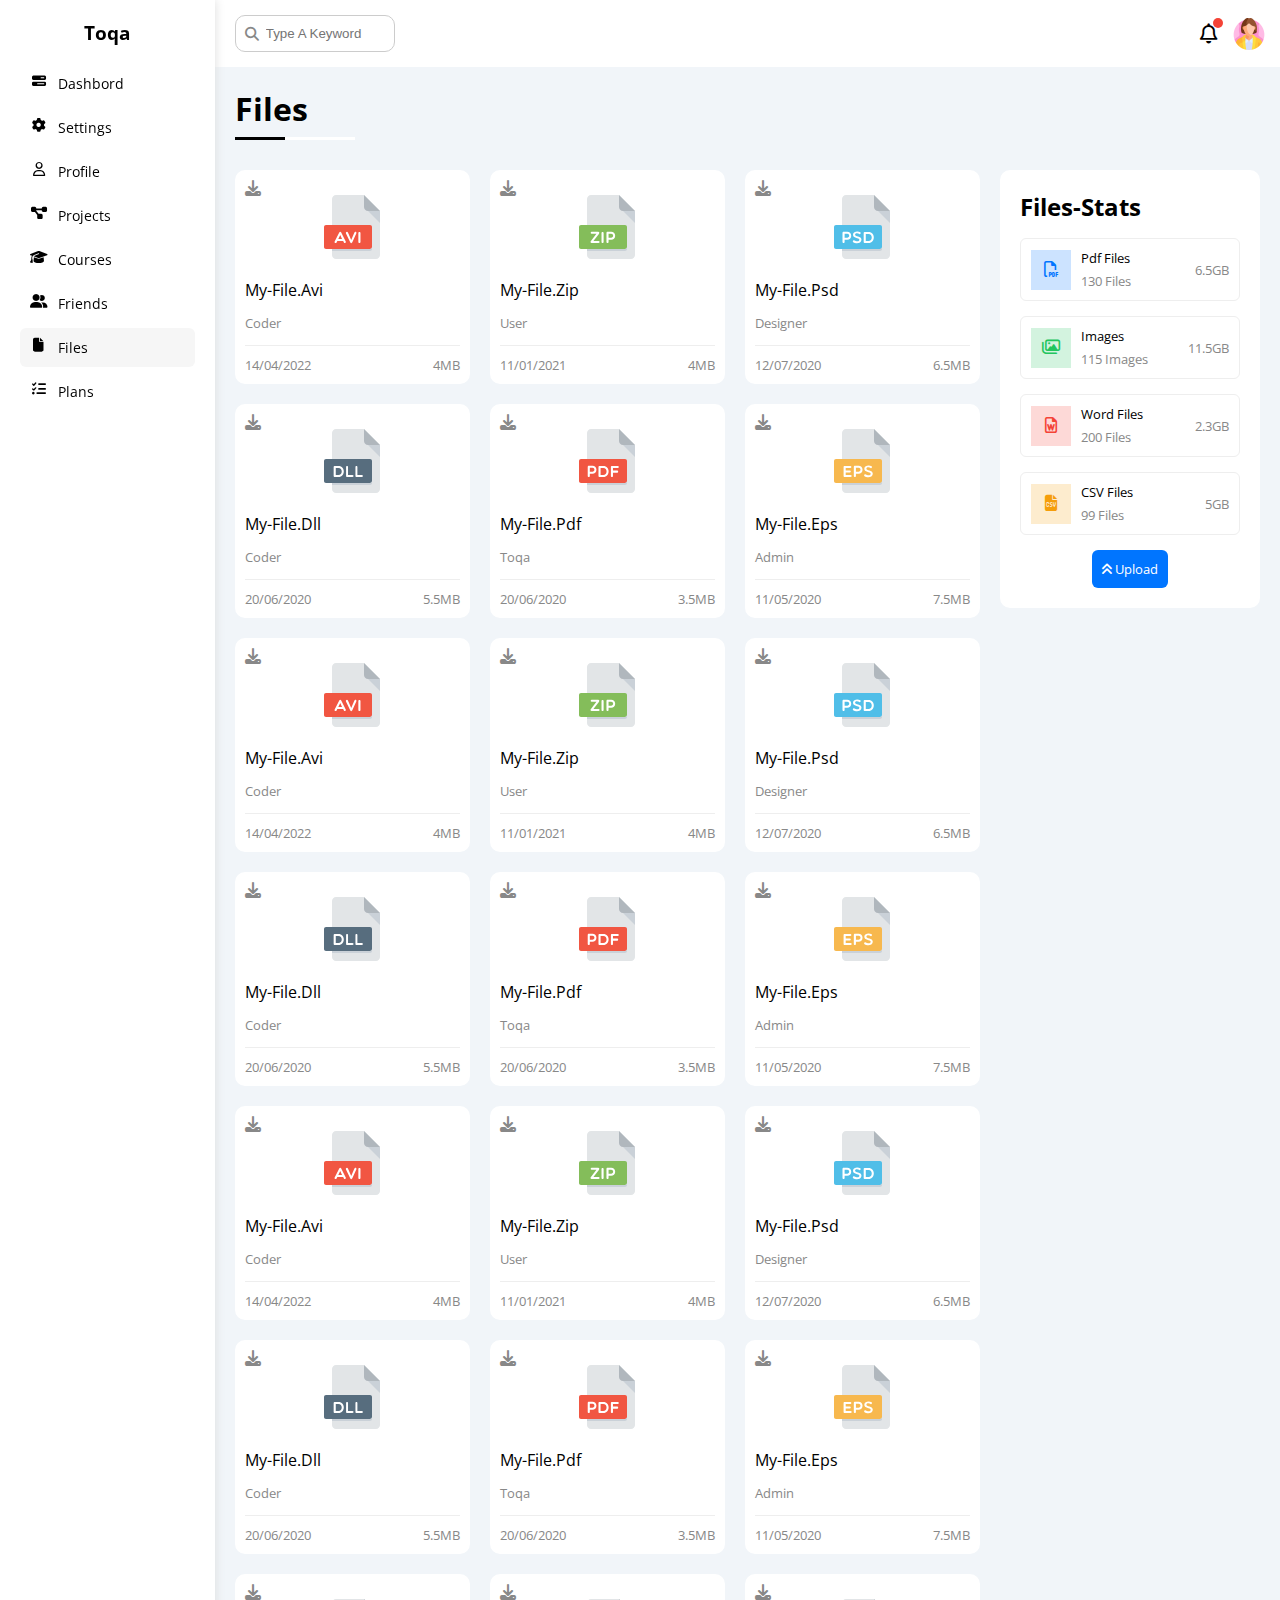
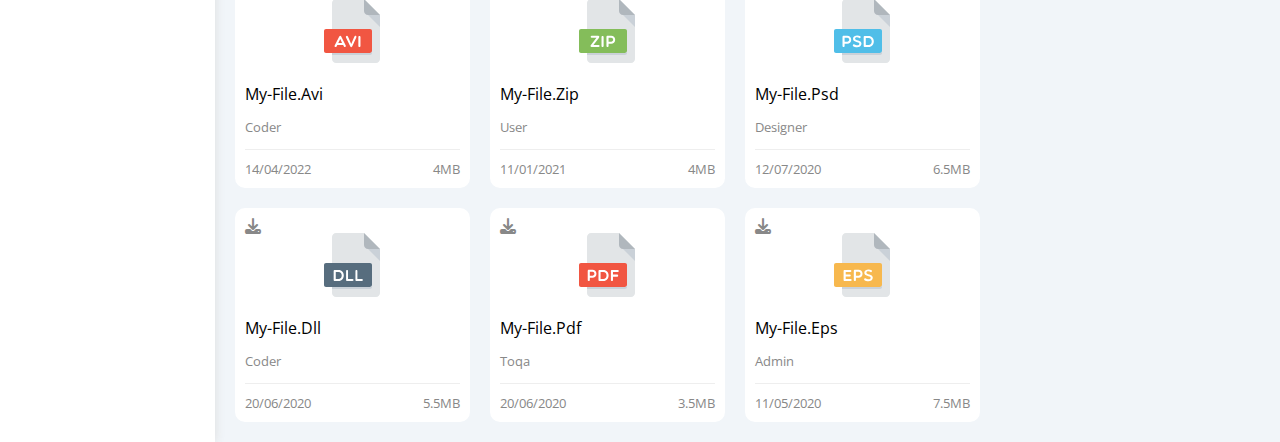
<file: files.html>
<!DOCTYPE html>
<html lang="en">

<head>
    <meta charset="UTF-8">
    <meta http-equiv="X-UA-Compatible" content="IE=edge">
    <meta name="viewport" content="width=device-width, initial-scale=1.0">
    <link rel="stylesheet" href="css/all.min.css">
    <link rel="stylesheet" href="css/frame.css">
    <link rel="stylesheet" href="css/main.css">
    <link rel="preconnect" href="https://fonts.googleapis.com" />
    <link rel="preconnect" href="https://fonts.gstatic.com" crossorigin />
    <link href="https://fonts.googleapis.com/css2?family=Open+Sans:wght@300;500&#038;display=swap" rel="stylesheet" />
    <title>files</title>
</head>

<body>
    <div class="page d-flex">
        <div class="sidebar bg-white p-20 ">
            <div class="ps">
                <h3 class=" p-relative txt-c m-t0"> Toqa</h3>
                <ul>
                    <li>
                        <a class=" d-flex align-c fs-14 c-black p-10 rad-6 " href="index.html">
                            <i class="fa-solid fa-bars-progress fa-fw"></i>
                            <span class="hide-mobile">dashbord</span>
                        </a>
                    </li>
                    <li>
                        <a class=" d-flex align-c fs-14 c-black p-10 rad-6 " href="settings.html">
                            <i class="fa-solid fa-gear fa-fw"></i>
                            <span class="hide-mobile">settings</span></a>
                    </li>
                    <li>
                        <a class="d-flex align-c fs-14 c-black p-10 rad-6 " href="profile.html">
                            <i class="fa-regular fa-user fa-fw"></i>
                            <span class="hide-mobile">profile</span>
                        </a>
                    </li>
                    <li>
                        <a class="d-flex align-c fs-14 c-black p-10 rad-6 " href="projects.html ">
                            <i class="fa-solid fa-diagram-project fa-fw"></i>
                            <span class="hide-mobile">projects</span></a>
                    </li>
                    <li>
                        <a class="d-flex align-c fs-14 c-black p-10 rad-6" href="courses.html">
                            <i class="fa-solid fa-graduation-cap fa-fw"></i>
                            <span class="hide-mobile">courses</span>
                        </a>
                    </li>
                    <li>
                        <a class="d-flex align-c fs-14 c-black p-10 rad-6 " href="friends.html">
                            <i class="fa-solid fa-user-group fa-fw"></i>
                            <span class="hide-mobile">Friends</span>
                        </a>
                    </li>
                    <li>
                        <a class="d-flex align-c fs-14 c-black p-10 rad-6  active  " href="files.html">
                            <i class="fa-solid fa-file fa-fw"></i>
                            <span class="hide-mobile">files</span>
                        </a>
                    </li>
                    <li>
                        <a class="d-flex align-c fs-14 c-black p-10 rad-6 " href="plans.html">
                            <i class="fa-solid fa-list-check fa-fw"></i>
                            <span class="hide-mobile">plans</span>
                        </a>
                    </li>
                </ul>
            </div>
        </div>
        <div class="content w-full ">
            <!--start head-->
            <div class="head bg-white p-15 between-flex">
                <div class="search p-relative">
                    <input class="p-10 b-1px" type="search" placeholder="Type A Keyword">
                </div>
                <div class="icons d-flex align-center">
                    <span class="notifiction p-relative">
                        <i class="fa-regular fa-bell fa-lg "></i>
                    </span>
                    <img src="images/4140051.png" alt="pic">

                </div>


            </div>
            <h1 class="p-relative">files</h1>
            <div class="files-pages d-flex gap-20 m-20">
                <div class="files-stats p-20 bg-white rad-10">
                    <h2 class="m-t0 m-b15 txt-c-mob ">files-stats</h2>
                    <div class="d-flex align-center b-eee  p-10 m-b15 rad-6 fs-13">
                        <i class="fa-regular fa-file-pdf fa-lg blue center-flex c-blue icon"></i>
                        <div class="info">
                            <span>pdf files</span>
                            <span class="c-grey d-block m-t5"> 130 files</span>
                        </div>
                        <div class="size c-grey">6.5GB</div>
                    </div>
                    <div class="d-flex align-center b-eee  p-10 m-b15 rad-6 fs-13">
                        <i class="fa-regular fa-images fa-lg green center-flex c-green icon"></i>
                        <div class="info">
                            <span>images</span>
                            <span class="c-grey d-block m-t5"> 115 images</span>
                        </div>
                        <div class="size c-grey">11.5GB</div>
                    </div>
                    <div class="d-flex align-center b-eee  p-10 m-b15 rad-6 fs-13">
                        <i class="fa-regular fa-file-word fa-lg red center-flex c-red icon"></i>
                        <div class="info">
                            <span>word files</span>
                            <span class="c-grey d-block m-t5"> 200 files</span>
                        </div>
                        <div class="size c-grey">2.3GB</div>
                    </div>
                    <div class="d-flex align-center b-eee  p-10 m-b15 rad-6 fs-13">
                        <i class="fa-solid fa-file-csv fa-lg orange center-flex c-orange icon"></i>
                        <div class="info">
                            <span>CSV files</span>
                            <span class="c-grey d-block m-t5">99 files</span>
                        </div>
                        <div class="size c-grey">5GB</div>
                    </div>
                    <a href="#" class="upload bg-blue c-white fs-13 rad-6 d-block w-fit button">
                        <i class="fa-solid fa-angles-up mr-10"></i>
                        Upload

                    </a>
                </div>
                <div class="files-content d-grid gap-20">
                    <div class="file bg-white rad-10 p-10">
                        <i class="fa-solid fa-download c-grey p-absolute"></i>
                        <div class="icon txt-c">
                            <img class="m-t15 m-b15" src="images/avi.svg" alt="pic">
                        </div>
                        <div class="txt">
                            my-file.avi
                        </div>
                        <p class="c-grey fs-13">coder</p>
                        <div class="info between-flex m-t10 p-t10 fs-13 c-grey">
                            <span>14/04/2022</span>
                            <span>4MB</span>
                        </div>
                    </div>
                    <div class="file bg-white rad-10 p-10">
                        <i class="fa-solid fa-download c-grey p-absolute"></i>
                        <div class="icon txt-c">
                            <img class="m-t15 m-b15" src="images/zip.svg" alt="pic">
                        </div>
                        <div class="txt">
                            my-file.zip
                        </div>
                        <p class="c-grey fs-13">user</p>
                        <div class="info between-flex m-t10 p-t10 fs-13 c-grey">
                            <span>11/01/2021</span>
                            <span>4MB</span>
                        </div>
                    </div>
                    <div class="file bg-white rad-10 p-10">
                        <i class="fa-solid fa-download c-grey p-absolute"></i>
                        <div class="icon txt-c">
                            <img class="m-t15 m-b15" src="images/psd.svg" alt="pic">
                        </div>
                        <div class="txt">
                            my-file.psd
                        </div>
                        <p class="c-grey fs-13">Designer</p>
                        <div class="info between-flex m-t10 p-t10 fs-13 c-grey">
                            <span>12/07/2020</span>
                            <span>6.5MB</span>
                        </div>
                    </div>
                    <div class="file bg-white rad-10 p-10">
                        <i class="fa-solid fa-download c-grey p-absolute"></i>
                        <div class="icon txt-c">
                            <img class="m-t15 m-b15" src="images/dll.svg" alt="pic">
                        </div>
                        <div class="txt">
                            my-file.dll
                        </div>

                        <p class="c-grey fs-13">coder</p>
                        <div class="info between-flex m-t10 p-t10 fs-13 c-grey">
                            <span>20/06/2020</span>
                            <span>5.5MB</span>
                        </div>
                    </div>
                    <div class="file bg-white rad-10 p-10">
                        <i class="fa-solid fa-download c-grey p-absolute"></i>
                        <div class="icon txt-c">
                            <img class="m-t15 m-b15" src="images/pdf.svg" alt="pic">
                        </div>
                        <div class="txt">
                            my-file.pdf
                        </div>
                        <p class="c-grey fs-13">Toqa</p>
                        <div class="info between-flex m-t10 p-t10 fs-13 c-grey">
                            <span>20/06/2020</span>
                            <span>3.5MB</span>
                        </div>
                    </div>
                    <div class="file bg-white rad-10 p-10">
                        <i class="fa-solid fa-download c-grey p-absolute"></i>
                        <div class="icon txt-c">
                            <img class="m-t15 m-b15" src="images/eps.svg" alt="pic">
                        </div>
                        <div class="txt">
                            my-file.eps
                        </div>
                        <p class="c-grey fs-13">Admin</p>
                        <div class="info between-flex m-t10 p-t10 fs-13 c-grey">
                            <span>11/05/2020</span>
                            <span>7.5MB</span>
                        </div>

                    </div>
                    <div class="file bg-white rad-10 p-10">
                        <i class="fa-solid fa-download c-grey p-absolute"></i>
                        <div class="icon txt-c">
                            <img class="m-t15 m-b15" src="images/avi.svg" alt="pic">
                        </div>
                        <div class="txt">
                            my-file.avi
                        </div>
                        <p class="c-grey fs-13">coder</p>
                        <div class="info between-flex m-t10 p-t10 fs-13 c-grey">
                            <span>14/04/2022</span>
                            <span>4MB</span>
                        </div>
                    </div>
                    <div class="file bg-white rad-10 p-10">
                        <i class="fa-solid fa-download c-grey p-absolute"></i>
                        <div class="icon txt-c">
                            <img class="m-t15 m-b15" src="images/zip.svg" alt="pic">
                        </div>
                        <div class="txt">
                            my-file.zip
                        </div>
                        <p class="c-grey fs-13">user</p>
                        <div class="info between-flex m-t10 p-t10 fs-13 c-grey">
                            <span>11/01/2021</span>
                            <span>4MB</span>
                        </div>
                    </div>
                    <div class="file bg-white rad-10 p-10">
                        <i class="fa-solid fa-download c-grey p-absolute"></i>
                        <div class="icon txt-c">
                            <img class="m-t15 m-b15" src="images/psd.svg" alt="pic">
                        </div>
                        <div class="txt">
                            my-file.psd
                        </div>
                        <p class="c-grey fs-13">Designer</p>
                        <div class="info between-flex m-t10 p-t10 fs-13 c-grey">
                            <span>12/07/2020</span>
                            <span>6.5MB</span>
                        </div>
                    </div>
                    <div class="file bg-white rad-10 p-10">
                        <i class="fa-solid fa-download c-grey p-absolute"></i>
                        <div class="icon txt-c">
                            <img class="m-t15 m-b15" src="images/dll.svg" alt="pic">
                        </div>
                        <div class="txt">
                            my-file.dll
                        </div>

                        <p class="c-grey fs-13">coder</p>
                        <div class="info between-flex m-t10 p-t10 fs-13 c-grey">
                            <span>20/06/2020</span>
                            <span>5.5MB</span>
                        </div>
                    </div>
                    <div class="file bg-white rad-10 p-10">
                        <i class="fa-solid fa-download c-grey p-absolute"></i>
                        <div class="icon txt-c">
                            <img class="m-t15 m-b15" src="images/pdf.svg" alt="pic">
                        </div>
                        <div class="txt">
                            my-file.pdf
                        </div>
                        <p class="c-grey fs-13">Toqa</p>
                        <div class="info between-flex m-t10 p-t10 fs-13 c-grey">
                            <span>20/06/2020</span>
                            <span>3.5MB</span>
                        </div>
                    </div>
                    <div class="file bg-white rad-10 p-10">
                        <i class="fa-solid fa-download c-grey p-absolute"></i>
                        <div class="icon txt-c">
                            <img class="m-t15 m-b15" src="images/eps.svg" alt="pic">
                        </div>
                        <div class="txt">
                            my-file.eps
                        </div>
                        <p class="c-grey fs-13">Admin</p>
                        <div class="info between-flex m-t10 p-t10 fs-13 c-grey">
                            <span>11/05/2020</span>
                            <span>7.5MB</span>
                        </div>

                    </div>
                    <div class="file bg-white rad-10 p-10">
                        <i class="fa-solid fa-download c-grey p-absolute"></i>
                        <div class="icon txt-c">
                            <img class="m-t15 m-b15" src="images/avi.svg" alt="pic">
                        </div>
                        <div class="txt">
                            my-file.avi
                        </div>
                        <p class="c-grey fs-13">coder</p>
                        <div class="info between-flex m-t10 p-t10 fs-13 c-grey">
                            <span>14/04/2022</span>
                            <span>4MB</span>
                        </div>
                    </div>
                    <div class="file bg-white rad-10 p-10">
                        <i class="fa-solid fa-download c-grey p-absolute"></i>
                        <div class="icon txt-c">
                            <img class="m-t15 m-b15" src="images/zip.svg" alt="pic">
                        </div>
                        <div class="txt">
                            my-file.zip
                        </div>
                        <p class="c-grey fs-13">user</p>
                        <div class="info between-flex m-t10 p-t10 fs-13 c-grey">
                            <span>11/01/2021</span>
                            <span>4MB</span>
                        </div>
                    </div>
                    <div class="file bg-white rad-10 p-10">
                        <i class="fa-solid fa-download c-grey p-absolute"></i>
                        <div class="icon txt-c">
                            <img class="m-t15 m-b15" src="images/psd.svg" alt="pic">
                        </div>
                        <div class="txt">
                            my-file.psd
                        </div>
                        <p class="c-grey fs-13">Designer</p>
                        <div class="info between-flex m-t10 p-t10 fs-13 c-grey">
                            <span>12/07/2020</span>
                            <span>6.5MB</span>
                        </div>
                    </div>
                    <div class="file bg-white rad-10 p-10">
                        <i class="fa-solid fa-download c-grey p-absolute"></i>
                        <div class="icon txt-c">
                            <img class="m-t15 m-b15" src="images/dll.svg" alt="pic">
                        </div>
                        <div class="txt">
                            my-file.dll
                        </div>

                        <p class="c-grey fs-13">coder</p>
                        <div class="info between-flex m-t10 p-t10 fs-13 c-grey">
                            <span>20/06/2020</span>
                            <span>5.5MB</span>
                        </div>
                    </div>
                    <div class="file bg-white rad-10 p-10">
                        <i class="fa-solid fa-download c-grey p-absolute"></i>
                        <div class="icon txt-c">
                            <img class="m-t15 m-b15" src="images/pdf.svg" alt="pic">
                        </div>
                        <div class="txt">
                            my-file.pdf
                        </div>
                        <p class="c-grey fs-13">Toqa</p>
                        <div class="info between-flex m-t10 p-t10 fs-13 c-grey">
                            <span>20/06/2020</span>
                            <span>3.5MB</span>
                        </div>
                    </div>
                    <div class="file bg-white rad-10 p-10">
                        <i class="fa-solid fa-download c-grey p-absolute"></i>
                        <div class="icon txt-c">
                            <img class="m-t15 m-b15" src="images/eps.svg" alt="pic">
                        </div>
                        <div class="txt">
                            my-file.eps
                        </div>
                        <p class="c-grey fs-13">Admin</p>
                        <div class="info between-flex m-t10 p-t10 fs-13 c-grey">
                            <span>11/05/2020</span>
                            <span>7.5MB</span>
                        </div>

                    </div>
                    <div class="file bg-white rad-10 p-10">
                        <i class="fa-solid fa-download c-grey p-absolute"></i>
                        <div class="icon txt-c">
                            <img class="m-t15 m-b15" src="images/avi.svg" alt="pic">
                        </div>
                        <div class="txt">
                            my-file.avi
                        </div>
                        <p class="c-grey fs-13">coder</p>
                        <div class="info between-flex m-t10 p-t10 fs-13 c-grey">
                            <span>14/04/2022</span>
                            <span>4MB</span>
                        </div>
                    </div>
                    <div class="file bg-white rad-10 p-10">
                        <i class="fa-solid fa-download c-grey p-absolute"></i>
                        <div class="icon txt-c">
                            <img class="m-t15 m-b15" src="images/zip.svg" alt="pic">
                        </div>
                        <div class="txt">
                            my-file.zip
                        </div>
                        <p class="c-grey fs-13">user</p>
                        <div class="info between-flex m-t10 p-t10 fs-13 c-grey">
                            <span>11/01/2021</span>
                            <span>4MB</span>
                        </div>
                    </div>
                    <div class="file bg-white rad-10 p-10">
                        <i class="fa-solid fa-download c-grey p-absolute"></i>
                        <div class="icon txt-c">
                            <img class="m-t15 m-b15" src="images/psd.svg" alt="pic">
                        </div>
                        <div class="txt">
                            my-file.psd
                        </div>
                        <p class="c-grey fs-13">Designer</p>
                        <div class="info between-flex m-t10 p-t10 fs-13 c-grey">
                            <span>12/07/2020</span>
                            <span>6.5MB</span>
                        </div>
                    </div>
                    <div class="file bg-white rad-10 p-10">
                        <i class="fa-solid fa-download c-grey p-absolute"></i>
                        <div class="icon txt-c">
                            <img class="m-t15 m-b15" src="images/dll.svg" alt="pic">
                        </div>
                        <div class="txt">
                            my-file.dll
                        </div>

                        <p class="c-grey fs-13">coder</p>
                        <div class="info between-flex m-t10 p-t10 fs-13 c-grey">
                            <span>20/06/2020</span>
                            <span>5.5MB</span>
                        </div>
                    </div>
                    <div class="file bg-white rad-10 p-10">
                        <i class="fa-solid fa-download c-grey p-absolute"></i>
                        <div class="icon txt-c">
                            <img class="m-t15 m-b15" src="images/pdf.svg" alt="pic">
                        </div>
                        <div class="txt">
                            my-file.pdf
                        </div>
                        <p class="c-grey fs-13">Toqa</p>
                        <div class="info between-flex m-t10 p-t10 fs-13 c-grey">
                            <span>20/06/2020</span>
                            <span>3.5MB</span>
                        </div>
                    </div>
                    <div class="file bg-white rad-10 p-10">
                        <i class="fa-solid fa-download c-grey p-absolute"></i>
                        <div class="icon txt-c">
                            <img class="m-t15 m-b15" src="images/eps.svg" alt="pic">
                        </div>
                        <div class="txt">
                            my-file.eps
                        </div>
                        <p class="c-grey fs-13">Admin</p>
                        <div class="info between-flex m-t10 p-t10 fs-13 c-grey">
                            <span>11/05/2020</span>
                            <span>7.5MB</span>
                        </div>

                    </div>
                </div>

            </div>

        </div>
    </div>




</body>

</html>
</file>
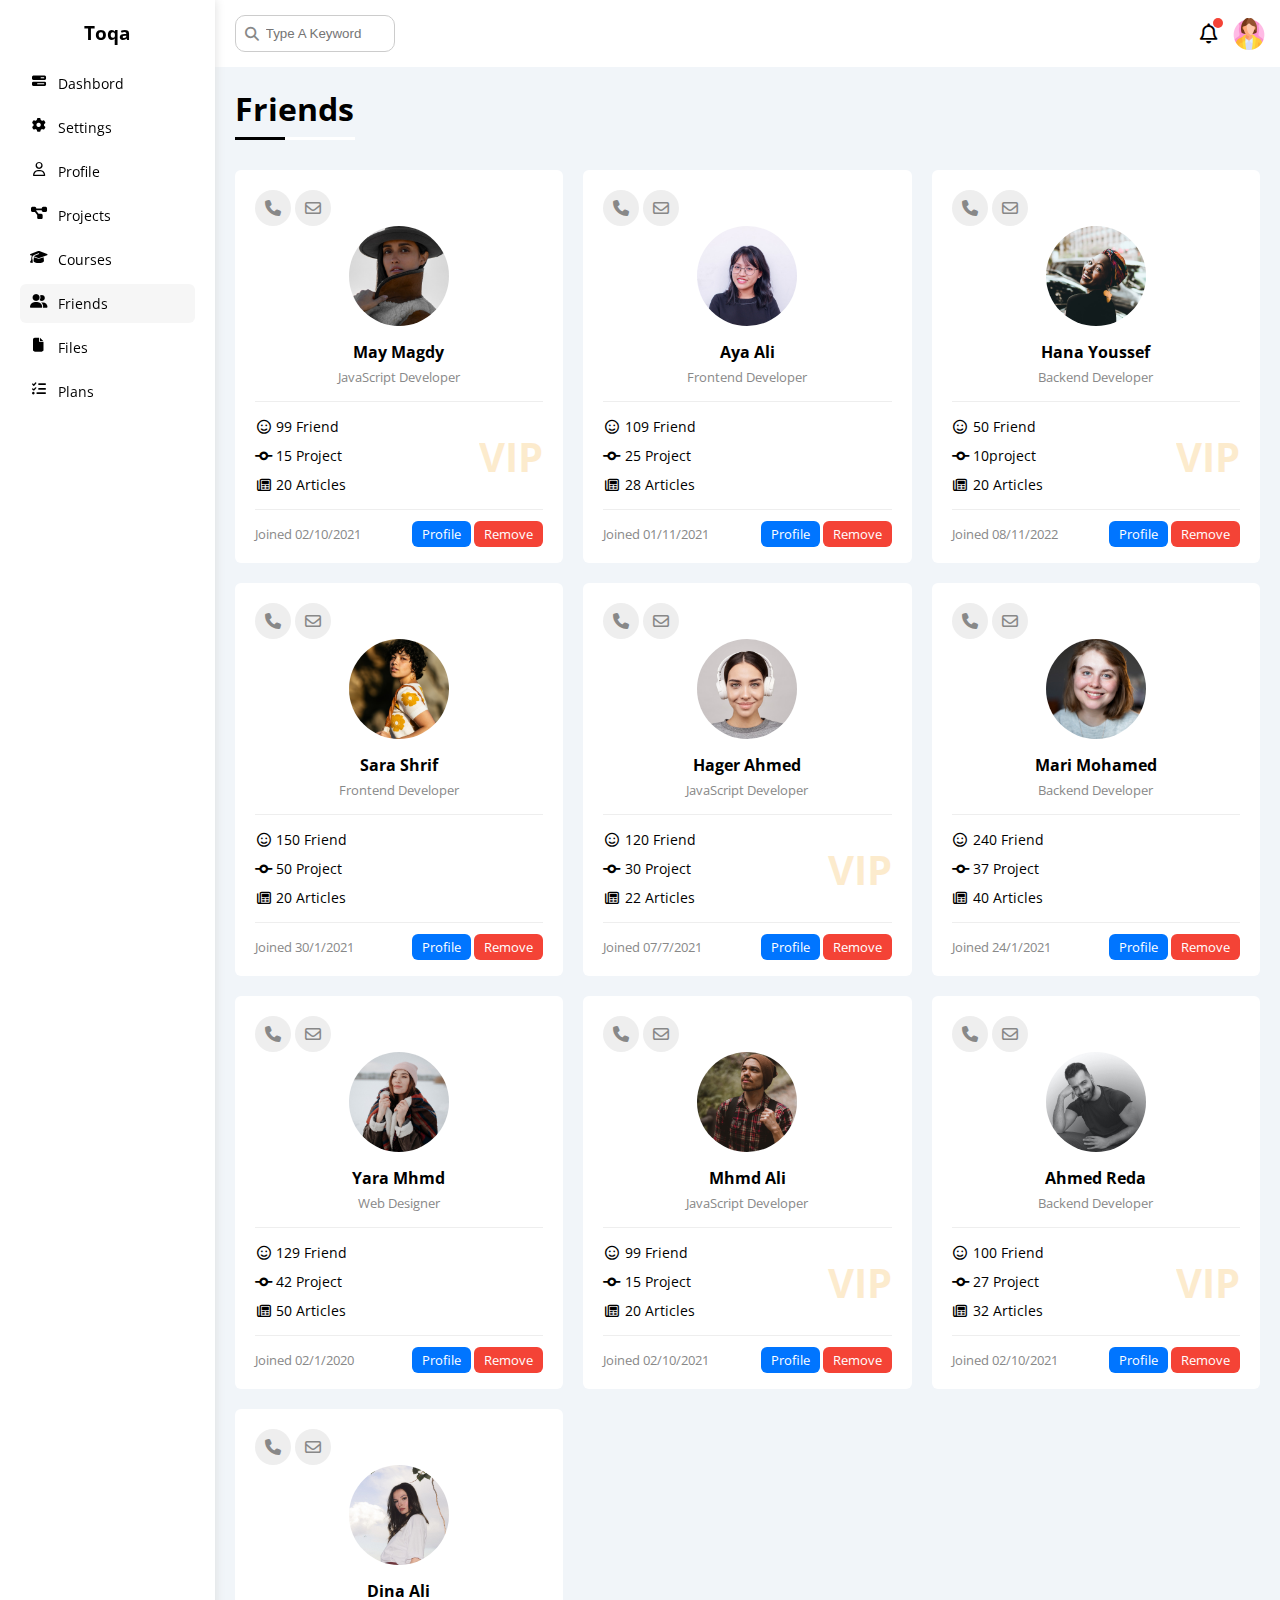
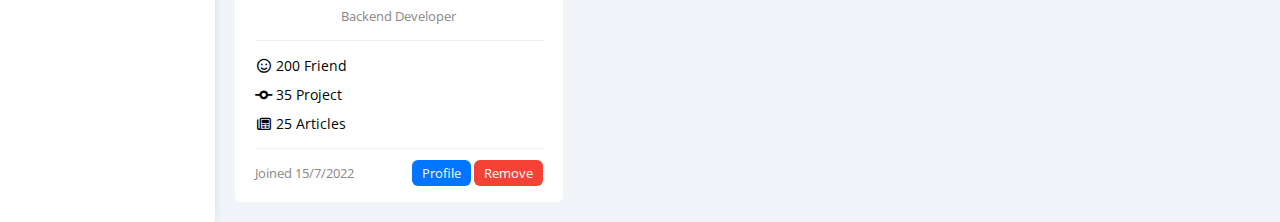
<file: friends.html>
<!DOCTYPE html>
<html lang="en">

<head>
    <meta charset="UTF-8">
    <meta http-equiv="X-UA-Compatible" content="IE=edge">
    <meta name="viewport" content="width=device-width, initial-scale=1.0">
    <link rel="stylesheet" href="css/all.min.css">
    <link rel="stylesheet" href="css/frame.css">
    <link rel="stylesheet" href="css/main.css">
    <link rel="preconnect" href="https://fonts.googleapis.com" />
    <link rel="preconnect" href="https://fonts.gstatic.com" crossorigin />
    <link href="https://fonts.googleapis.com/css2?family=Open+Sans:wght@300;500&#038;display=swap" rel="stylesheet" />
    <title>friends</title>
</head>

<body>
    <div class="page d-flex">
        <div class="sidebar bg-white p-20 ">
            <div class="ps">
            <h3 class=" p-relative txt-c m-t0"> Toqa</h3>
            <ul>
                <li>
                    <a class=" d-flex align-c fs-14 c-black p-10 rad-6 " href="index.html">
                        <i class="fa-solid fa-bars-progress fa-fw"></i>
                        <span class="hide-mobile">dashbord</span>
                    </a>
                </li>
                <li>
                    <a class=" d-flex align-c fs-14 c-black p-10 rad-6 " href="settings.html">
                        <i class="fa-solid fa-gear fa-fw"></i>
                        <span class="hide-mobile">settings</span></a>
                </li>
                <li>
                    <a class="d-flex align-c fs-14 c-black p-10 rad-6 " href="profile.html">
                        <i class="fa-regular fa-user fa-fw"></i>
                        <span class="hide-mobile">profile</span>
                    </a>
                </li>
                <li>
                    <a class="d-flex align-c fs-14 c-black p-10 rad-6 " href="projects.html ">
                        <i class="fa-solid fa-diagram-project fa-fw"></i>
                        <span class="hide-mobile">projects</span></a>
                </li>
                <li>
                    <a class="d-flex align-c fs-14 c-black p-10 rad-6  " href="courses.html">
                        <i class="fa-solid fa-graduation-cap fa-fw"></i>
                        <span class="hide-mobile">courses</span>
                    </a>
                </li>
                <li>
                    <a class="d-flex align-c fs-14 c-black p-10 rad-6 active" href="friends.html">
                        <i class="fa-solid fa-user-group fa-fw"></i>
                        <span class="hide-mobile">Friends</span>
                    </a>
                </li>
                <li>
                    <a class="d-flex align-c fs-14 c-black p-10 rad-6 " href="files.html">
                        <i class="fa-solid fa-file fa-fw"></i>
                        <span class="hide-mobile">files</span>
                    </a>
                </li>
                <li>
                    <a class="d-flex align-c fs-14 c-black p-10 rad-6 " href="plans.html">
                        <i class="fa-solid fa-list-check fa-fw"></i>
                        <span class="hide-mobile">plans</span>
                    </a>
                </li>
            </ul>
        </div>
</div>
        <div class="content w-full ">
            <!--start head-->
            <div class="head bg-white p-15 between-flex">
                <div class="search p-relative">
                    <input class="p-10 b-1px" type="search" placeholder="Type A Keyword">
                </div>
                <div class="icons d-flex align-center">
                    <span class="notifiction p-relative">
                        <i class="fa-regular fa-bell fa-lg "></i>
                    </span>
                    <img src="images/4140051.png" alt="pic">

                </div>


            </div>
            <h1 class="p-relative">Friends</h1>
            <!--start friends-->
            <div class="friends-page m-20 gap-20 d-grid ">
                <div class="friend bg-white p-20 rad-6 p-relative">
                    <div class="contact c-grey">
                        <i class="fa-solid fa-phone"></i>
                        <i class="fa-regular fa-envelope"></i>
                    </div>
                    <div class="txt-c">
                        <img class="rad-half m-t10 m-b10 w100 h100"
                            src="images/WhatsApp Image 2023-03-09 at 4.16.51 PM.jpeg" alt="pic">
                        <h4 class="m-0">may magdy</h4>
                        <p class="c-grey fs-13 m-t5 m-b0">JavaScript Developer</p>

                    </div>
                    <div class="icons fs-14 p-relative">
                        <div class="m-b10">
                            <i class="fa-regular fa-face-smile fa-fw"></i>
                            <span>99 friend</span>
                        </div>
                        <div class="m-b10">
                            <i class="fa-solid fa-code-commit fa-fw"></i>
                            <span>15 project</span>
                        </div>
                        <div class="">
                            <i class="fa-regular fa-newspaper fa-fw"></i>
                            <span>20 articles</span>

                        </div>
                        <span class="vip fw-bold c-orange">VIP</span>
                    </div>
                    <div class="info between-flex fs-13">
                        <div class="c-grey">Joined 02/10/2021</div>
                        <div>
                            <a class="button c-white bg-blue" href="profile.html">profile</a>
                            <a class="button c-white bg-red" href="#">remove</a>
                        </div>
                    </div>

                </div>
                <div class="friend bg-white p-20 rad-6 p-relative">
                    <div class="contact c-grey">
                        <i class="fa-solid fa-phone"></i>
                        <i class="fa-regular fa-envelope"></i>
                    </div>
                    <div class="txt-c">
                        <img class="rad-half m-t10 m-b10 w100 h100"
                            src="images/WhatsApp Image 2023-03-09 at 4.16.52 PM (1).jpeg" alt="pic">
                        <h4 class="m-0">aya ali</h4>
                        <p class="c-grey fs-13 m-t5 m-b0">frontend Developer</p>

                    </div>
                    <div class="icons fs-14 p-relative">
                        <div class="m-b10">
                            <i class="fa-regular fa-face-smile fa-fw"></i>
                            <span>109 friend</span>
                        </div>
                        <div class="m-b10">
                            <i class="fa-solid fa-code-commit fa-fw"></i>
                            <span>25 project</span>
                        </div>
                        <div class="">
                            <i class="fa-regular fa-newspaper fa-fw"></i>
                            <span>28 articles</span>

                        </div>
                    </div>
                    <div class="info between-flex fs-13">
                        <div class="c-grey">Joined 01/11/2021</div>
                        <div>
                            <a class="button c-white bg-blue" href="profile.html">profile</a>
                            <a class="button c-white bg-red" href="#">remove</a>
                        </div>
                    </div>

                </div>
                <div class="friend bg-white p-20 rad-6 p-relative">
                    <div class="contact c-grey">
                        <i class="fa-solid fa-phone"></i>
                        <i class="fa-regular fa-envelope"></i>
                    </div>
                    <div class="txt-c">
                        <img class="rad-half m-t10 m-b10 w100 h100"
                            src="images/WhatsApp Image 2023-03-09 at 4.16.52 PM.jpeg" alt="pic">
                        <h4 class="m-0">hana youssef</h4>
                        <p class="c-grey fs-13 m-t5 m-b0">backend Developer</p>

                    </div>
                    <div class="icons fs-14 p-relative">
                        <div class="m-b10">
                            <i class="fa-regular fa-face-smile fa-fw"></i>
                            <span>50 friend</span>
                        </div>
                        <div class="m-b10">
                            <i class="fa-solid fa-code-commit fa-fw"></i>
                            <span>10project</span>
                        </div>
                        <div class="">
                            <i class="fa-regular fa-newspaper fa-fw"></i>
                            <span>20 articles</span>

                        </div>
                        <span class="vip fw-bold c-orange">VIP</span>
                    </div>
                    <div class="info between-flex fs-13">
                        <div class="c-grey">Joined 08/11/2022</div>
                        <div>
                            <a class="button c-white bg-blue" href="profile.html">profile</a>
                            <a class="button c-white bg-red" href="#">remove</a>
                        </div>
                    </div>

                </div>
                <div class="friend bg-white p-20 rad-6 p-relative">
                    <div class="contact c-grey">
                        <i class="fa-solid fa-phone"></i>
                        <i class="fa-regular fa-envelope"></i>
                    </div>
                    <div class="txt-c">
                        <img class="rad-half m-t10 m-b10 w100 h100"
                            src="images/WhatsApp Image 2023-03-09 at 4.16.53 PM.jpeg" alt="pic">
                        <h4 class="m-0">sara shrif</h4>
                        <p class="c-grey fs-13 m-t5 m-b0">frontend Developer</p>

                    </div>
                    <div class="icons fs-14 p-relative">
                        <div class="m-b10">
                            <i class="fa-regular fa-face-smile fa-fw"></i>
                            <span>150 friend</span>
                        </div>
                        <div class="m-b10">
                            <i class="fa-solid fa-code-commit fa-fw"></i>
                            <span>50 project</span>
                        </div>
                        <div class="">
                            <i class="fa-regular fa-newspaper fa-fw"></i>
                            <span>20 articles</span>

                        </div>
                    </div>
                    <div class="info between-flex fs-13">
                        <div class="c-grey">Joined 30/1/2021</div>
                        <div>
                            <a class="button c-white bg-blue" href="profile.html">profile</a>
                            <a class="button c-white bg-red" href="#">remove</a>
                        </div>
                    </div>

                </div>
                <div class="friend bg-white p-20 rad-6 p-relative">
                    <div class="contact c-grey">
                        <i class="fa-solid fa-phone"></i>
                        <i class="fa-regular fa-envelope"></i>
                    </div>
                    <div class="txt-c">
                        <img class="rad-half m-t10 m-b10 w100 h100"
                            src="images/WhatsApp Image 2023-03-09 at 4.16.54 PM (1).jpeg" alt="pic">
                        <h4 class="m-0">hager ahmed</h4>
                        <p class="c-grey fs-13 m-t5 m-b0">JavaScript Developer</p>

                    </div>
                    <div class="icons fs-14 p-relative">
                        <div class="m-b10">
                            <i class="fa-regular fa-face-smile fa-fw"></i>
                            <span>120 friend</span>
                        </div>
                        <div class="m-b10">
                            <i class="fa-solid fa-code-commit fa-fw"></i>
                            <span>30 project</span>
                        </div>
                        <div class="">
                            <i class="fa-regular fa-newspaper fa-fw"></i>
                            <span>22 articles</span>

                        </div>
                        <span class="vip fw-bold c-orange">VIP</span>
                    </div>
                    <div class="info between-flex fs-13">
                        <div class="c-grey">Joined 07/7/2021</div>
                        <div>
                            <a class="button c-white bg-blue" href="profile.html">profile</a>
                            <a class="button c-white bg-red" href="#">remove</a>
                        </div>
                    </div>

                </div>
                <div class="friend bg-white p-20 rad-6 p-relative">
                    <div class="contact c-grey">
                        <i class="fa-solid fa-phone"></i>
                        <i class="fa-regular fa-envelope"></i>
                    </div>
                    <div class="txt-c">
                        <img class="rad-half m-t10 m-b10 w100 h100"
                            src="images/WhatsApp Image 2023-03-09 at 4.16.54 PM.jpeg" alt="pic">
                        <h4 class="m-0">mari mohamed</h4>
                        <p class="c-grey fs-13 m-t5 m-b0">backend Developer</p>

                    </div>
                    <div class="icons fs-14 p-relative">
                        <div class="m-b10">
                            <i class="fa-regular fa-face-smile fa-fw"></i>
                            <span>240 friend</span>
                        </div>
                        <div class="m-b10">
                            <i class="fa-solid fa-code-commit fa-fw"></i>
                            <span>37 project</span>
                        </div>
                        <div class="">
                            <i class="fa-regular fa-newspaper fa-fw"></i>
                            <span>40 articles</span>

                        </div>
                    </div>
                    <div class="info between-flex fs-13">
                        <div class="c-grey">Joined 24/1/2021</div>
                        <div>
                            <a class="button c-white bg-blue" href="profile.html">profile</a>
                            <a class="button c-white bg-red" href="#">remove</a>
                        </div>
                    </div>

                </div>
                <div class="friend bg-white p-20 rad-6 p-relative">
                    <div class="contact c-grey">
                        <i class="fa-solid fa-phone"></i>
                        <i class="fa-regular fa-envelope"></i>
                    </div>
                    <div class="txt-c">
                        <img class="rad-half m-t10 m-b10 w100 h100"
                            src="images/WhatsApp Image 2023-03-09 at 4.16.55 PM.jpeg" alt="pic">
                        <h4 class="m-0">yara mhmd</h4>
                        <p class="c-grey fs-13 m-t5 m-b0">web Designer</p>

                    </div>
                    <div class="icons fs-14 p-relative">
                        <div class="m-b10">
                            <i class="fa-regular fa-face-smile fa-fw"></i>
                            <span>129 friend</span>
                        </div>
                        <div class="m-b10">
                            <i class="fa-solid fa-code-commit fa-fw"></i>
                            <span>42 project</span>
                        </div>
                        <div class="">
                            <i class="fa-regular fa-newspaper fa-fw"></i>
                            <span>50 articles</span>

                        </div>
                    </div>
                    <div class="info between-flex fs-13">
                        <div class="c-grey">Joined 02/1/2020</div>
                        <div>
                            <a class="button c-white bg-blue" href="profile.html">profile</a>
                            <a class="button c-white bg-red" href="#">remove</a>
                        </div>
                    </div>

                </div>
                <div class="friend bg-white p-20 rad-6 p-relative">
                    <div class="contact c-grey">
                        <i class="fa-solid fa-phone"></i>
                        <i class="fa-regular fa-envelope"></i>
                    </div>
                    <div class="txt-c">
                        <img class="rad-half m-t10 m-b10 w100 h100"
                            src="images/r1.jpg" alt="pic">
                        <h4 class="m-0">mhmd ali</h4>
                        <p class="c-grey fs-13 m-t5 m-b0">JavaScript Developer</p>

                    </div>
                    <div class="icons fs-14 p-relative">
                        <div class="m-b10">
                            <i class="fa-regular fa-face-smile fa-fw"></i>
                            <span>99 friend</span>
                        </div>
                        <div class="m-b10">
                            <i class="fa-solid fa-code-commit fa-fw"></i>
                            <span>15 project</span>
                        </div>
                        <div class="">
                            <i class="fa-regular fa-newspaper fa-fw"></i>
                            <span>20 articles</span>

                        </div>
                        <span class="vip fw-bold c-orange">VIP</span>
                    </div>
                    <div class="info between-flex fs-13">
                        <div class="c-grey">Joined 02/10/2021</div>
                        <div>
                            <a class="button c-white bg-blue" href="profile.html">profile</a>
                            <a class="button c-white bg-red" href="#">remove</a>
                        </div>
                    </div>

                </div>
                <div class="friend bg-white p-20 rad-6 p-relative">
                    <div class="contact c-grey">
                        <i class="fa-solid fa-phone"></i>
                        <i class="fa-regular fa-envelope"></i>
                    </div>
                    <div class="txt-c">
                        <img class="rad-half m-t10 m-b10 w100 h100"
                            src="images/r2.jpg" alt="pic">
                        <h4 class="m-0">ahmed reda</h4>
                        <p class="c-grey fs-13 m-t5 m-b0">backend Developer</p>

                    </div>
                    <div class="icons fs-14 p-relative">
                        <div class="m-b10">
                            <i class="fa-regular fa-face-smile fa-fw"></i>
                            <span>100 friend</span>
                        </div>
                        <div class="m-b10">
                            <i class="fa-solid fa-code-commit fa-fw"></i>
                            <span>27 project</span>
                        </div>
                        <div class="">
                            <i class="fa-regular fa-newspaper fa-fw"></i>
                            <span>32 articles</span>

                        </div>
                        <span class="vip fw-bold c-orange">VIP</span>
                    </div>
                    <div class="info between-flex fs-13">
                        <div class="c-grey">Joined 02/10/2021</div>
                        <div>
                            <a class="button c-white bg-blue" href="profile.html">profile</a>
                            <a class="button c-white bg-red" href="#">remove</a>
                        </div>
                    </div>

                </div>
                <div class="friend bg-white p-20 rad-6 p-relative">
                    <div class="contact c-grey">
                        <i class="fa-solid fa-phone"></i>
                        <i class="fa-regular fa-envelope"></i>
                    </div>
                    <div class="txt-c">
                        <img class="rad-half m-t10 m-b10 w100 h100"
                            src="images/WhatsApp Image 2023-03-09 at 4.17.27 PM.jpeg" alt="pic">
                        <h4 class="m-0">dina ali</h4>
                        <p class="c-grey fs-13 m-t5 m-b0">backend Developer</p>

                    </div>
                    <div class="icons fs-14 p-relative">
                        <div class="m-b10">
                            <i class="fa-regular fa-face-smile fa-fw"></i>
                            <span>200 friend</span>
                        </div>
                        <div class="m-b10">
                            <i class="fa-solid fa-code-commit fa-fw"></i>
                            <span>35 project</span>
                        </div>
                        <div class="">
                            <i class="fa-regular fa-newspaper fa-fw"></i>
                            <span>25 articles</span>

                        </div>
                    </div>
                    <div class="info between-flex fs-13">
                        <div class="c-grey">Joined 15/7/2022</div>
                        <div>
                            <a class="button c-white bg-blue" href="profile.html">profile</a>
                            <a class="button c-white bg-red" href="#">remove</a>
                        </div>
                    </div>

                </div>

            </div>
        </div>




</body>

</html>
</file>
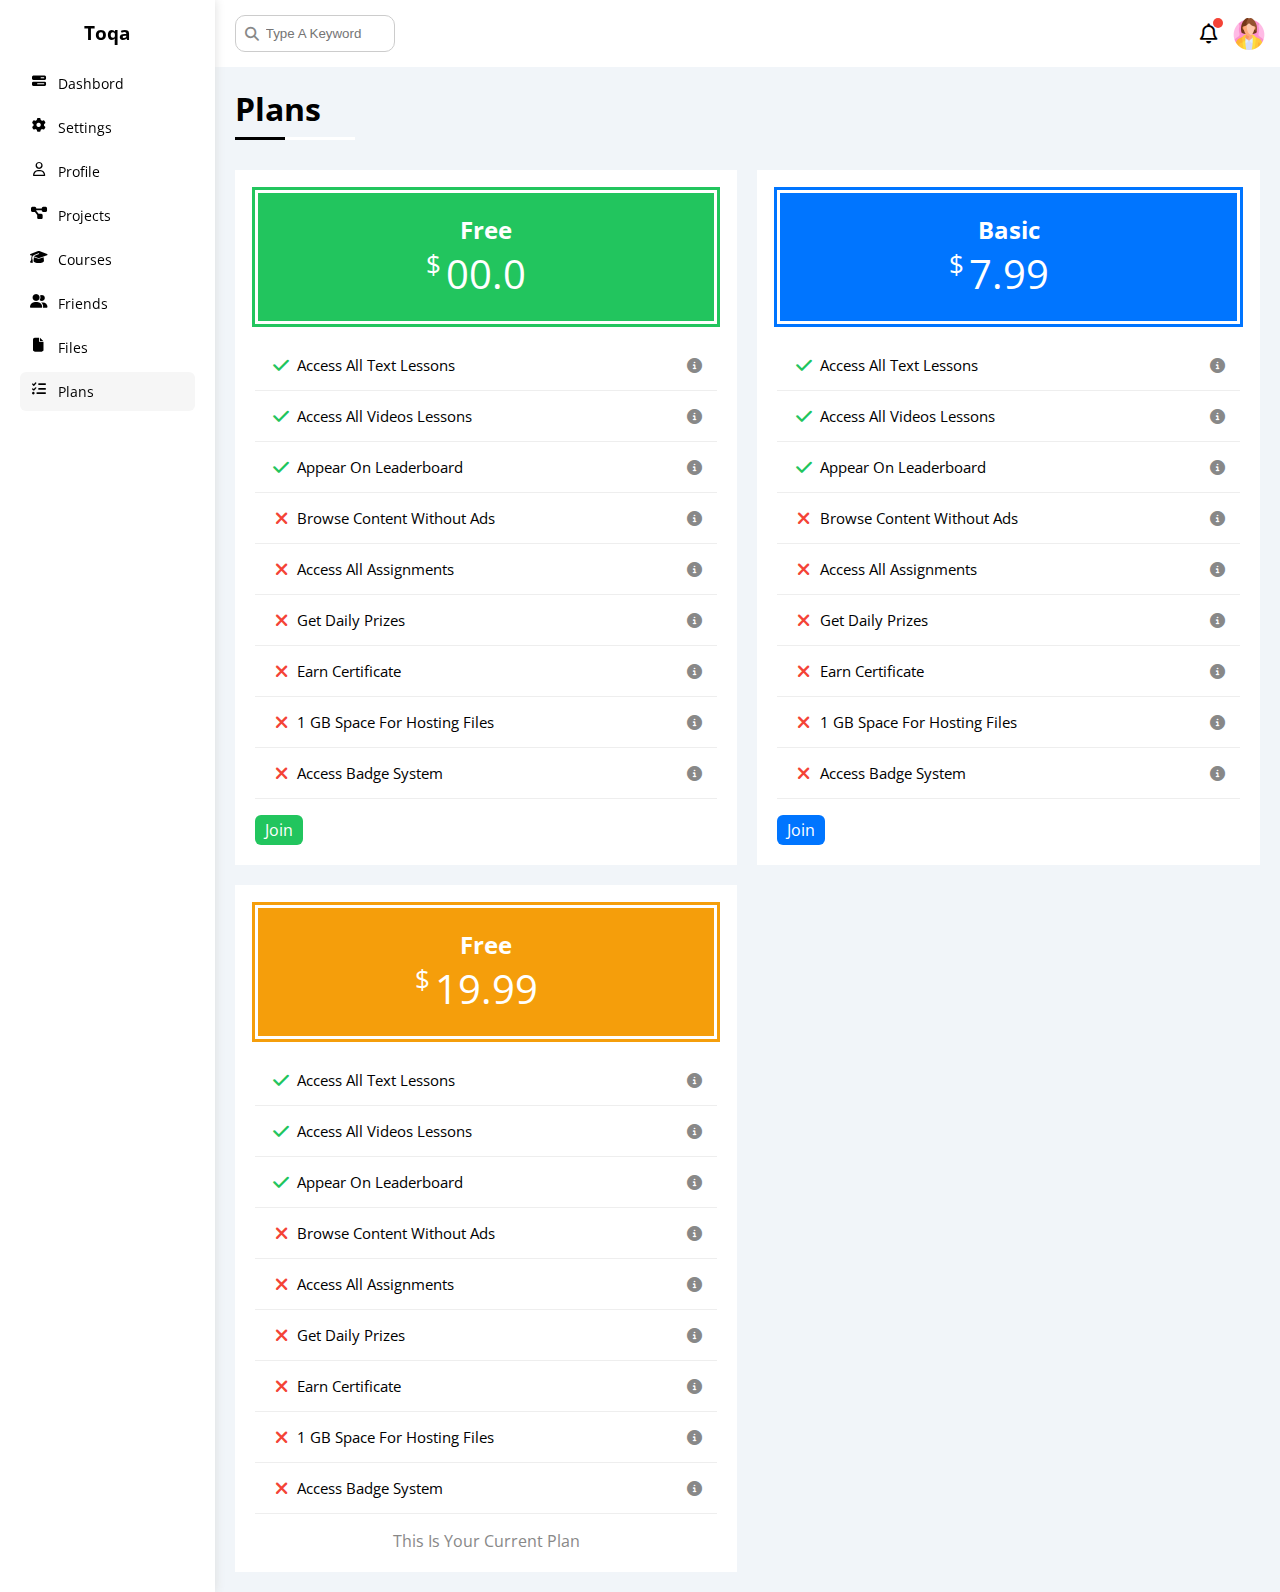
<file: plans.html>
<!DOCTYPE html>
<html lang="en">

<head>
    <meta charset="UTF-8">
    <meta http-equiv="X-UA-Compatible" content="IE=edge">
    <meta name="viewport" content="width=device-width, initial-scale=1.0">
    <link rel="stylesheet" href="css/all.min.css">
    <link rel="stylesheet" href="css/frame.css">
    <link rel="stylesheet" href="css/main.css">
    <link rel="preconnect" href="https://fonts.googleapis.com" />
    <link rel="preconnect" href="https://fonts.gstatic.com" crossorigin />
    <link href="https://fonts.googleapis.com/css2?family=Open+Sans:wght@300;500&#038;display=swap" rel="stylesheet" />
    <title>plans</title>
</head>

<body>
    <div class="page d-flex">
        <div class="sidebar bg-white p-20 ">
            <div class="ps">
            <h3 class=" p-relative txt-c m-t0"> Toqa</h3>
            <ul>
                <li>
                    <a class=" d-flex align-c fs-14 c-black p-10 rad-6 " href="index.html">
                        <i class="fa-solid fa-bars-progress fa-fw"></i>
                        <span class="hide-mobile">dashbord</span>
                    </a>
                </li>
                <li>
                    <a class=" d-flex align-c fs-14 c-black p-10 rad-6 " href="settings.html">
                        <i class="fa-solid fa-gear fa-fw"></i>
                        <span class="hide-mobile">settings</span></a>
                </li>
                <li>
                    <a class="d-flex align-c fs-14 c-black p-10 rad-6 " href="profile.html">
                        <i class="fa-regular fa-user fa-fw"></i>
                        <span class="hide-mobile">profile</span>
                    </a>
                </li>
                <li>
                    <a class="d-flex align-c fs-14 c-black p-10 rad-6 " href="projects.html ">
                        <i class="fa-solid fa-diagram-project fa-fw"></i>
                        <span class="hide-mobile">projects</span></a>
                </li>
                <li>
                    <a class="d-flex align-c fs-14 c-black p-10 rad-6 " href="courses.html">
                        <i class="fa-solid fa-graduation-cap fa-fw"></i>
                        <span class="hide-mobile">courses</span>
                    </a>
                </li>
                <li>
                    <a class="d-flex align-c fs-14 c-black p-10 rad-6 " href="friends.html">
                        <i class="fa-solid fa-user-group fa-fw"></i>
                        <span class="hide-mobile">Friends</span>
                    </a>
                </li>
                <li>
                    <a class="d-flex align-c fs-14 c-black p-10 rad-6 " href="files.html">
                        <i class="fa-solid fa-file fa-fw"></i>
                        <span class="hide-mobile">files</span>
                    </a>
                </li>
                <li>
                    <a class="d-flex align-c fs-14 c-black p-10 rad-6 active " href="plans.html">
                        <i class="fa-solid fa-list-check fa-fw"></i>
                        <span class="hide-mobile">plans</span>
                    </a>
                </li>
            </ul>
        </div>
</div>
        <div class="content w-full ">
            <!--start head-->
            <div class="head bg-white p-15 between-flex">
                <div class="search p-relative">
                    <input class="p-10 b-1px" type="search" placeholder="Type A Keyword">
                </div>
                <div class="icons d-flex align-center">
                    <span class="notifiction p-relative">
                        <i class="fa-regular fa-bell fa-lg "></i>
                    </span>
                    <img src="images/4140051.png" alt="pic">

                </div>


            </div>
            <h1 class="p-relative">plans</h1>
            <div class="plans-page d-grid m-20 gap-20">
                <div class="plan green p-20 bg-white">
                    <div class="top bg-green txt-c p-20">
                        <h2 class="m-0 c-white">Free</h2>
                        <div class="price c-white">
                            <span>$</span>
                            00.0
                        </div>
                    </div>
                        <ul><li>
                            <i class="fa-solid fa-check fa-fw yes"></i>
                            <span>Access All Text Lessons</span>
                            <i class="fa-solid fa-circle-info help"></i>
                        </li>
                        <li>
                            <i class="fa-solid fa-check fa-fw yes"></i>
                            <span>Access All Videos Lessons</span>
                            <i class="fa-solid fa-circle-info help"></i>
                        </li>
                        <li>
                            <i class="fa-solid fa-check fa-fw yes"></i>
                            <span>Appear On Leaderboard</span>
                            <i class="fa-solid fa-circle-info help"></i>
                        </li>
                        <li>
                            <i class="fa-solid fa-xmark fa-fw"></i>
                            <span>Browse Content Without Ads</span>
                            <i class="fa-solid fa-circle-info help"></i>
                        </li>
                        <li>
                            <i class="fa-solid fa-xmark fa-fw"></i>
                            <span>Access All Assignments</span>
                            <i class="fa-solid fa-circle-info help"></i>
                        </li>
                        <li>
                            <i class="fa-solid fa-xmark fa-fw"></i>
                            <span>Get Daily Prizes</span>
                            <i class="fa-solid fa-circle-info help"></i>
                        </li>
                        <li>
                            <i class="fa-solid fa-xmark fa-fw"></i>
                            <span>Earn Certificate</span>
                            <i class="fa-solid fa-circle-info help"></i>
                        </li>
                        <li>
                            <i class="fa-solid fa-xmark fa-fw"></i>
                            <span>1 GB Space For Hosting Files</span>
                            <i class="fa-solid fa-circle-info help"></i>
                        </li>
                        <li>
                            <i class="fa-solid fa-xmark fa-fw"></i>
                            <span>Access Badge System</span>
                            <i class="fa-solid fa-circle-info help"></i>
                        </li>
                        </ul>
                    <a href="#" class="button bg-green c-white d-block w-fit">join</a>
                    

                </div>
                <div class="plan blue p-20 bg-white">
                    <div class="top bg-blue txt-c p-20">
                        <h2 class="m-0 c-white">Basic</h2>
                        <div class="price c-white">
                            <span>$</span>
                            7.99
                        </div>
                    </div>
                        <ul><li>
                            <i class="fa-solid fa-check fa-fw yes"></i>
                            <span>Access All Text Lessons</span>
                            <i class="fa-solid fa-circle-info help"></i>
                        </li>
                        <li>
                            <i class="fa-solid fa-check fa-fw yes"></i>
                            <span>Access All Videos Lessons</span>
                            <i class="fa-solid fa-circle-info help"></i>
                        </li>
                        <li>
                            <i class="fa-solid fa-check fa-fw yes"></i>
                            <span>Appear On Leaderboard</span>
                            <i class="fa-solid fa-circle-info help"></i>
                        </li>
                        <li>
                            <i class="fa-solid fa-xmark fa-fw"></i>
                            <span>Browse Content Without Ads</span>
                            <i class="fa-solid fa-circle-info help"></i>
                        </li>
                        <li>
                            <i class="fa-solid fa-xmark fa-fw"></i>
                            <span>Access All Assignments</span>
                            <i class="fa-solid fa-circle-info help"></i>
                        </li>
                        <li>
                            <i class="fa-solid fa-xmark fa-fw"></i>
                            <span>Get Daily Prizes</span>
                            <i class="fa-solid fa-circle-info help"></i>
                        </li>
                        <li>
                            <i class="fa-solid fa-xmark fa-fw"></i>
                            <span>Earn Certificate</span>
                            <i class="fa-solid fa-circle-info help"></i>
                        </li>
                        <li>
                            <i class="fa-solid fa-xmark fa-fw"></i>
                            <span>1 GB Space For Hosting Files</span>
                            <i class="fa-solid fa-circle-info help"></i>
                        </li>
                        <li>
                            <i class="fa-solid fa-xmark fa-fw"></i>
                            <span>Access Badge System</span>
                            <i class="fa-solid fa-circle-info help"></i>
                        </li>
                        </ul>
                    <a href="#" class="button bg-blue c-white d-block w-fit">join</a>
                    

                </div>
                <div class="plan orange p-20 bg-white">
                    <div class="top bg-orange txt-c p-20">
                        <h2 class="m-0 c-white">Free</h2>
                        <div class="price c-white">
                            <span>$</span>
                            19.99
                        </div>
                    </div>
                        <ul><li>
                            <i class="fa-solid fa-check fa-fw yes"></i>
                            <span>Access All Text Lessons</span>
                            <i class="fa-solid fa-circle-info help"></i>
                        </li>
                        <li>
                            <i class="fa-solid fa-check fa-fw yes"></i>
                            <span>Access All Videos Lessons</span>
                            <i class="fa-solid fa-circle-info help"></i>
                        </li>
                        <li>
                            <i class="fa-solid fa-check fa-fw yes"></i>
                            <span>Appear On Leaderboard</span>
                            <i class="fa-solid fa-circle-info help"></i>
                        </li>
                        <li>
                            <i class="fa-solid fa-xmark fa-fw"></i>
                            <span>Browse Content Without Ads</span>
                            <i class="fa-solid fa-circle-info help"></i>
                        </li>
                        <li>
                            <i class="fa-solid fa-xmark fa-fw"></i>
                            <span>Access All Assignments</span>
                            <i class="fa-solid fa-circle-info help"></i>
                        </li>
                        <li>
                            <i class="fa-solid fa-xmark fa-fw"></i>
                            <span>Get Daily Prizes</span>
                            <i class="fa-solid fa-circle-info help"></i>
                        </li>
                        <li>
                            <i class="fa-solid fa-xmark fa-fw"></i>
                            <span>Earn Certificate</span>
                            <i class="fa-solid fa-circle-info help"></i>
                        </li>
                        <li>
                            <i class="fa-solid fa-xmark fa-fw"></i>
                            <span>1 GB Space For Hosting Files</span>
                            <i class="fa-solid fa-circle-info help"></i>
                        </li>
                        <li>
                            <i class="fa-solid fa-xmark fa-fw"></i>
                            <span>Access Badge System</span>
                            <i class="fa-solid fa-circle-info help"></i>
                        </li>
                        </ul>
                    <p class="c-grey txt-c m-0">This Is Your Current Plan</p>
                    

                </div>
            </div>

        </div>
    </div>




</body>

</html>
</file>
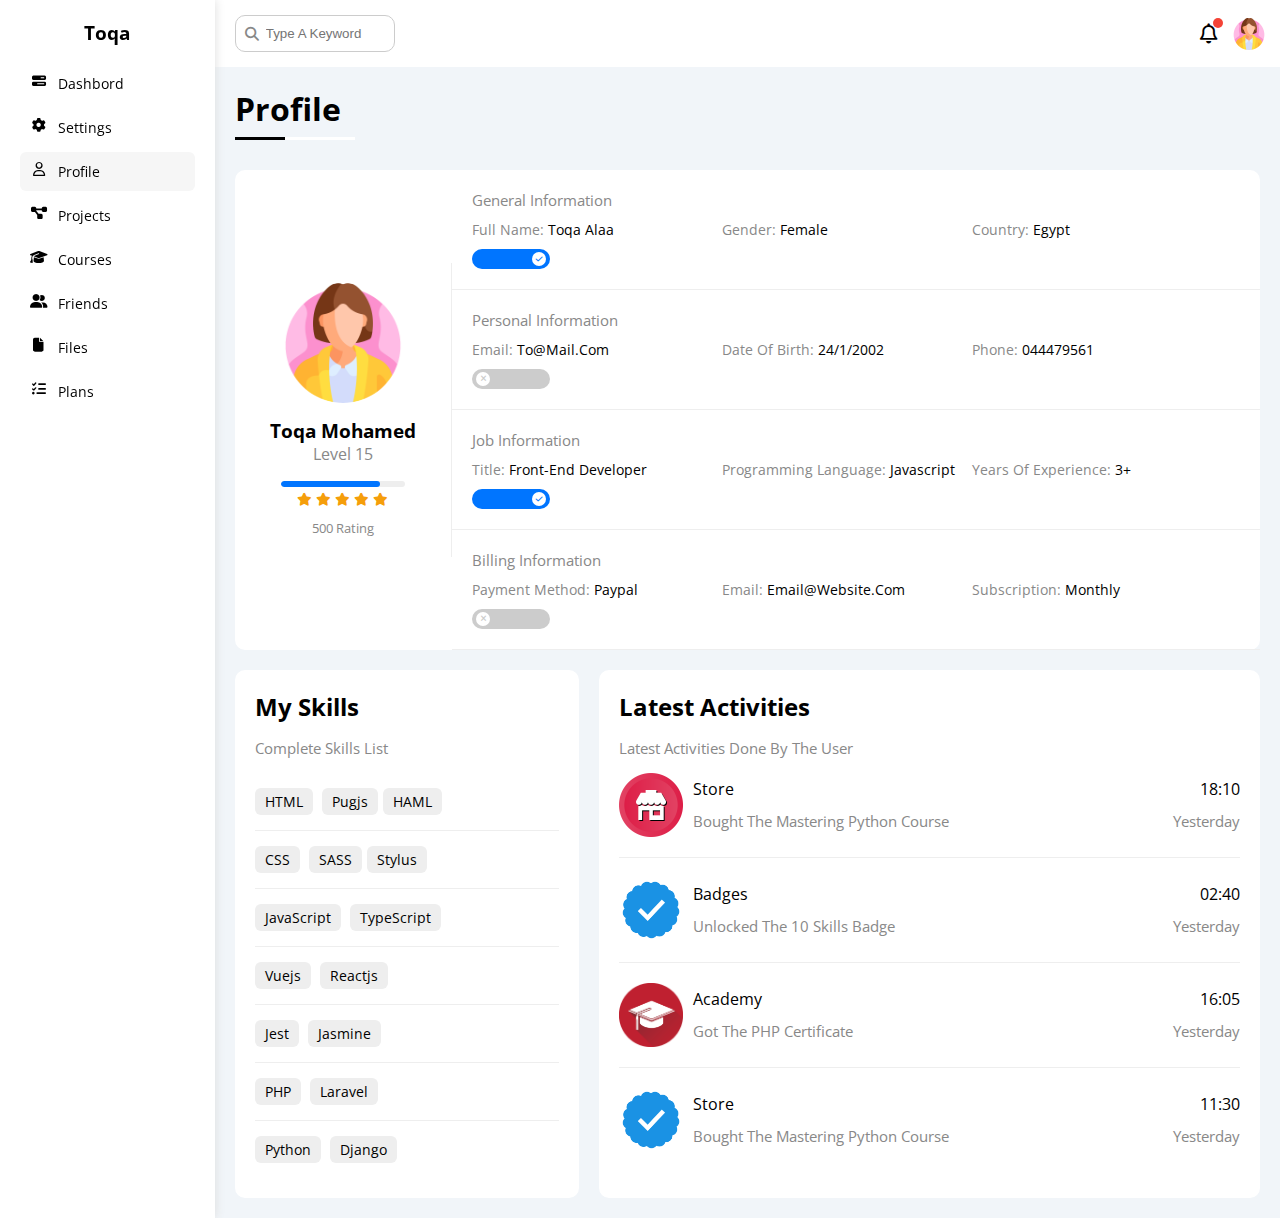
<file: profile.html>
<!DOCTYPE html>
<html lang="en">

<head>
    <meta charset="UTF-8">
    <meta http-equiv="X-UA-Compatible" content="IE=edge">
    <meta name="viewport" content="width=device-width, initial-scale=1.0">
    <link rel="stylesheet" href="css/all.min.css">
    <link rel="stylesheet" href="css/frame.css">
    <link rel="stylesheet" href="css/main.css">
    <link rel="preconnect" href="https://fonts.googleapis.com" />
    <link rel="preconnect" href="https://fonts.gstatic.com" crossorigin />
    <link href="https://fonts.googleapis.com/css2?family=Open+Sans:wght@300;500&#038;display=swap" rel="stylesheet" />
    <title>profile</title>
</head>

<body>
    <div class="page d-flex">
        <div class="sidebar bg-white p-20 ">
            <div class="ps">
                <h3 class=" p-relative txt-c m-t0"> Toqa</h3>
                <ul>
                    <li>
                        <a class=" d-flex align-c fs-14 c-black p-10 rad-6 " href="index.html">
                            <i class="fa-solid fa-bars-progress fa-fw"></i>
                            <span class="hide-mobile">dashbord</span>
                        </a>
                    </li>
                    <li>
                        <a class=" d-flex align-c fs-14 c-black p-10 rad-6 " href="settings.html">
                            <i class="fa-solid fa-gear fa-fw"></i>
                            <span class="hide-mobile">settings</span></a>
                    </li>
                    <li>
                        <a class="d-flex align-c fs-14 c-black p-10 rad-6 active" href="profile.html">
                            <i class="fa-regular fa-user fa-fw"></i>
                            <span class="hide-mobile">profile</span>
                        </a>
                    </li>
                    <li>
                        <a class="d-flex align-c fs-14 c-black p-10 rad-6 " href="projects.html ">
                            <i class="fa-solid fa-diagram-project fa-fw"></i>
                            <span class="hide-mobile">projects</span></a>
                    </li>
                    <li>
                        <a class="d-flex align-c fs-14 c-black p-10 rad-6 " href="courses.html">
                            <i class="fa-solid fa-graduation-cap fa-fw"></i>
                            <span class="hide-mobile">courses</span>
                        </a>
                    </li>
                    <li>
                        <a class="d-flex align-c fs-14 c-black p-10 rad-6 " href="friends.html">
                            <i class="fa-solid fa-user-group fa-fw"></i>
                            <span class="hide-mobile">Friends</span>
                        </a>
                    </li>
                    <li>
                        <a class="d-flex align-c fs-14 c-black p-10 rad-6 " href="files.html">
                            <i class="fa-solid fa-file fa-fw"></i>
                            <span class="hide-mobile">files</span>
                        </a>
                    </li>
                    <li>
                        <a class="d-flex align-c fs-14 c-black p-10 rad-6 " href="plans.html">
                            <i class="fa-solid fa-list-check fa-fw"></i>
                            <span class="hide-mobile">plans</span>
                        </a>
                    </li>
                </ul>
            </div>
        </div>

        <div class="content w-full ">
            <!--start head-->
            <div class="head bg-white p-15 between-flex">
                <div class="search p-relative">
                    <input class="p-10 b-1px" type="search" placeholder="Type A Keyword">
                </div>
                <div class="icons d-flex align-center">
                    <span class="notifiction p-relative">
                        <i class="fa-regular fa-bell fa-lg "></i>
                    </span>
                    <img src="images/4140051.png" alt="pic">

                </div>


            </div>
            <h1 class="p-relative">profile</h1>
            <div class="profile-page m-20">
                <div class="overview bg-white rad-10 d-flex align-center">
                    <div class="avatar-box txt-c p-20">
                        <img class="rad-half m-b10" src="images/4140051.png" alt="pic">
                        <h3 class="m-0">Toqa Mohamed</h3>
                        <p class="c-grey m-t0">Level 15 </p>
                        <div class="level rad-6 bg-eee  p-relative">
                            <span style="width: 80%;"></span>
                        </div>
                        <div class="rating m-t10 m-b10">
                            <i class="fa-solid fa-star c-orange fs-13"></i>
                            <i class="fa-solid fa-star c-orange fs-13"></i>
                            <i class="fa-solid fa-star c-orange fs-13"></i>
                            <i class="fa-solid fa-star c-orange fs-13"></i>
                            <i class="fa-solid fa-star c-orange fs-13"></i>
                        </div>
                        <p class="c-grey m-0 fs-13">500 Rating</p>
                    </div>
                    <div class="info-box txt-c-mob">
                        <!--start information row-->
                        <!--start General information-->
                        <div class="box p-20 d-flex  align-center">
                            <h4 class="c-grey fs-15 m-0 w-full">General Information</h4>
                            <div class="fs-14">
                                <span class="c-grey">Full name:</span>
                                <span>Toqa alaa</span>

                            </div>
                            <div class="fs-14">
                                <span class="c-grey">Gender:</span>
                                <span>female</span>

                            </div>
                            <div class="fs-14">
                                <span class="c-grey">country:</span>
                                <span>Egypt</span>

                            </div>
                            <div class="fs-14">
                                <label>
                                    <input class="toggle-checkbox" type="checkbox" checked>
                                    <div class="toggle-switch">

                                    </div>
                                </label>
                            </div>
                        </div>
                        <!--personal information-->
                        <div class="box p-20 d-flex  align-center">
                            <h4 class="c-grey fs-15 m-0 w-full">Personal Information</h4>
                            <div class="fs-14">
                                <span class="c-grey">Email:</span>
                                <span>To@mail.com</span>

                            </div>
                            <div class="fs-14">
                                <span class="c-grey">Date of birth:</span>
                                <span>24/1/2002</span>

                            </div>
                            <div class="fs-14">
                                <span class="c-grey">phone:</span>
                                <span>044479561</span>

                            </div>
                            <div class="fs-14">
                                <label>
                                    <input class="toggle-checkbox" type="checkbox">
                                    <div class="toggle-switch">

                                    </div>
                                </label>
                            </div>
                        </div>
                        <!--job information-->
                        <div class="box p-20 d-flex  align-center">
                            <h4 class="c-grey fs-15 m-0 w-full">job Information</h4>
                            <div class="fs-14">
                                <span class="c-grey">Title:</span>
                                <span>Front-end developer</span>

                            </div>
                            <div class="fs-14">
                                <span class="c-grey">Programming Language:</span>
                                <span>Javascript</span>

                            </div>
                            <div class="fs-14">
                                <span class="c-grey">Years Of Experience:</span>
                                <span>3+</span>

                            </div>
                            <div class="fs-14">
                                <label>
                                    <input class="toggle-checkbox" type="checkbox" checked>
                                    <div class="toggle-switch">

                                    </div>
                                </label>
                            </div>
                        </div>
                        <!--Billing information-->
                        <div class="box p-20 d-flex  align-center">
                            <h4 class="c-grey fs-15 m-0 w-full">Billing Information</h4>
                            <div class="fs-14">
                                <span class="c-grey">Payment Method:</span>
                                <span>Paypal</span>

                            </div>
                            <div class="fs-14">
                                <span class="c-grey">Email:</span>
                                <span>email@website.com</span>

                            </div>
                            <div class="fs-14">
                                <span class="c-grey">Subscription:</span>
                                <span>Monthly</span>

                            </div>
                            <div class="fs-14">
                                <label>
                                    <input class="toggle-checkbox" type="checkbox">
                                    <div class="toggle-switch">

                                    </div>
                                </label>
                            </div>
                        </div>

                    </div>
                </div>
                <!--start other data-->
                <div class="other-data d-flex gap-20">
                    <div class="skills-card bg-white p-20 rad-10 m-t20">
                        <h2 class="m-t0 m-b10">
                            My Skills
                        </h2>
                        <p class="c-grey fs-15">Complete Skills List</p>
                        <ul class="m-0 txt-c-mob">
                            <li><span>HTML</span> <span>Pugjs</span><span>HAML</span></li>
                            <li><span>CSS</span> <span>SASS</span><span>Stylus</span></li>
                            <li><span>JavaScript</span> <span>TypeScript</span></li>
                            <li><span>Vuejs</span> <span>Reactjs</span></li>
                            <li><span>Jest</span> <span>Jasmine</span></li>
                            <li><span>PHP</span> <span>Laravel</span></li>
                            <li><span>Python</span> <span>Django</span></li>
                        </ul>
                    </div>
                    <div class="activities-card bg-white p-20 rad-10 m-t20">
                        <h2 class="m-t0 m-b10">
                            Latest Activities
                        </h2>
                        <p class="c-grey fs-15">Latest Activities Done By The User</p>
                        <div class="activity d-flex align-center txt-c-mob">
                            <img src="images/activity-01.png" alt="pic">
                            <div class="info">
                                <span class="d-block m-b10">Store</span>
                                <span class="c-grey fs-15">Bought The Mastering Python Course</span>
                            </div>
                            <div class="date">
                                <span class="d-block m-b10">18:10</span>
                                <span class="c-grey fs-15">Yesterday</span>
                            </div>
                        </div>
                        <div class="activity d-flex  align-center  txt-c-mob">
                            <img src="images/activity-03.png" alt="pic">
                            <div class="info">
                                <span class="d-block m-b10">Badges</span>
                                <span class="c-grey fs-15">Unlocked The 10 Skills Badge</span>
                            </div>
                            <div class="date">
                                <span class="d-block m-b10">02:40</span>
                                <span class="c-grey fs-15">Yesterday</span>
                            </div>
                        </div>
                        <div class="activity d-flex align-center  txt-c-mob">
                            <img src="images/activity-02.png" alt="pic">
                            <div class="info">
                                <span class="d-block m-b10">Academy</span>
                                <span class="c-grey fs-15">Got The PHP Certificate</span>
                            </div>
                            <div class="date">
                                <span class="d-block m-b10">16:05</span>
                                <span class="c-grey fs-15">Yesterday</span>
                            </div>
                        </div>
                        <div class="activity d-flex align-center  txt-c-mob">
                            <img src="images/activity-03.png" alt="pic">
                            <div class="info">
                                <span class="d-block m-b10">Store</span>
                                <span class="c-grey fs-15">Bought The Mastering Python Course</span>
                            </div>
                            <div class="date">
                                <span class="d-block m-b10">11:30</span>
                                <span class="c-grey fs-15">Yesterday</span>
                            </div>
                        </div>
                    </div>


                </div>
            </div>

        </div>
    </div>




</body>

</html>
</file>
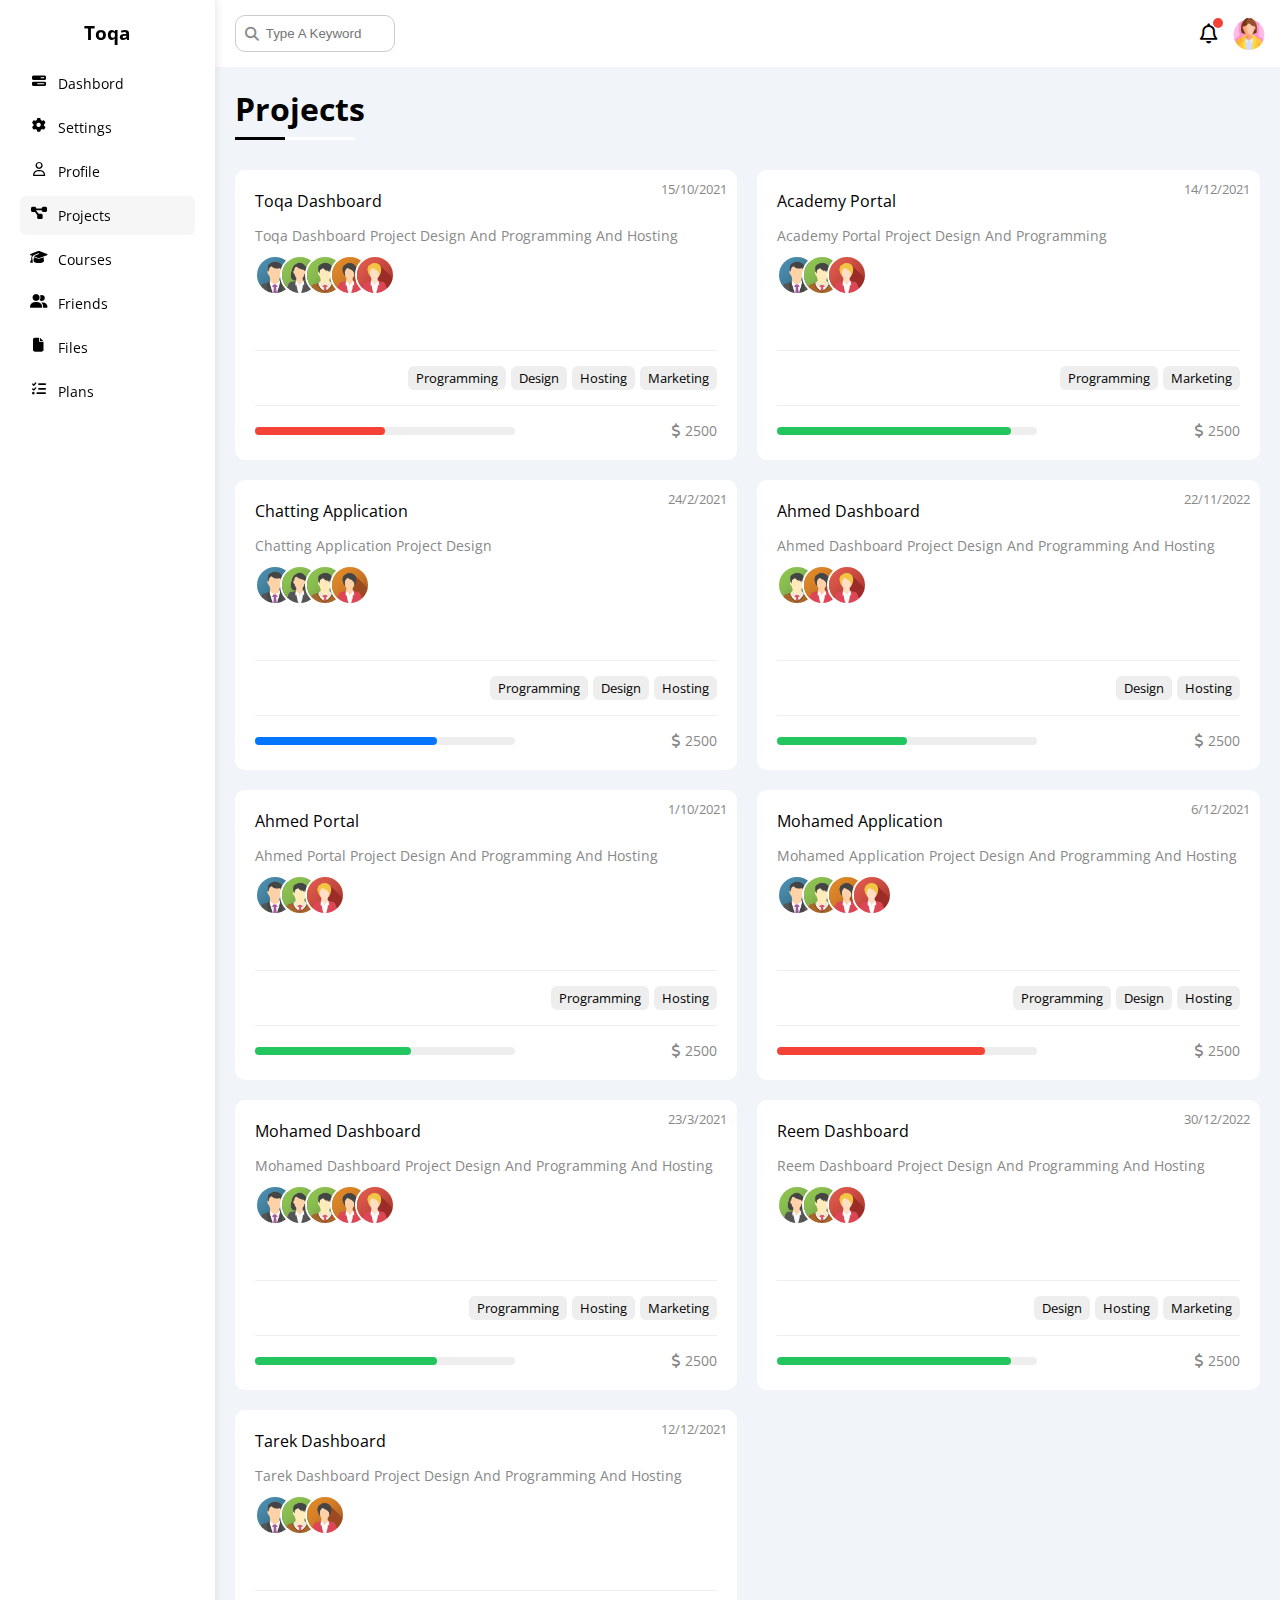
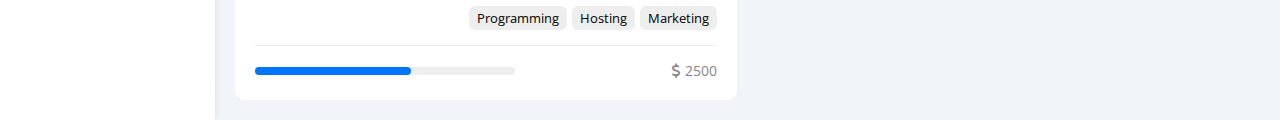
<file: projects.html>
<!DOCTYPE html>
<html lang="en">

<head>
    <meta charset="UTF-8">
    <meta http-equiv="X-UA-Compatible" content="IE=edge">
    <meta name="viewport" content="width=device-width, initial-scale=1.0">
    <link rel="stylesheet" href="css/all.min.css">
    <link rel="stylesheet" href="css/frame.css">
    <link rel="stylesheet" href="css/main.css">
    <link rel="preconnect" href="https://fonts.googleapis.com" />
    <link rel="preconnect" href="https://fonts.gstatic.com" crossorigin />
    <link href="https://fonts.googleapis.com/css2?family=Open+Sans:wght@300;500&#038;display=swap" rel="stylesheet" />
    <title>projects</title>
</head>

<body>
    <div class="page d-flex">
        <div class="sidebar bg-white p-20 ">
            <div class="ps">
            <h3 class=" p-relative txt-c m-t0"> Toqa</h3>
            <ul>
                <li>
                    <a class=" d-flex align-c fs-14 c-black p-10 rad-6 " href="index.html">
                        <i class="fa-solid fa-bars-progress fa-fw"></i>
                        <span class="hide-mobile">dashbord</span>
                    </a>
                </li>
                <li>
                    <a class=" d-flex align-c fs-14 c-black p-10 rad-6 " href="settings.html">
                        <i class="fa-solid fa-gear fa-fw"></i>
                        <span class="hide-mobile">settings</span></a>
                </li>
                <li>
                    <a class="d-flex align-c fs-14 c-black p-10 rad-6 " href="profile.html">
                        <i class="fa-regular fa-user fa-fw"></i>
                        <span class="hide-mobile">profile</span>
                    </a>
                </li>
                <li>
                    <a class="d-flex align-c fs-14 c-black p-10 rad-6 active" href="projects.html ">
                        <i class="fa-solid fa-diagram-project fa-fw"></i>
                        <span class="hide-mobile">projects</span></a>
                </li>
                <li>
                    <a class="d-flex align-c fs-14 c-black p-10 rad-6 " href="courses.html">
                        <i class="fa-solid fa-graduation-cap fa-fw"></i>
                        <span class="hide-mobile">courses</span>
                    </a>
                </li>
                <li>
                    <a class="d-flex align-c fs-14 c-black p-10 rad-6 " href="friends.html">
                        <i class="fa-solid fa-user-group fa-fw"></i>
                        <span class="hide-mobile">Friends</span>
                    </a>
                </li>
                <li>
                    <a class="d-flex align-c fs-14 c-black p-10 rad-6 " href="files.html">
                        <i class="fa-solid fa-file fa-fw"></i>
                        <span class="hide-mobile">files</span>
                    </a>
                </li>
                <li>
                    <a class="d-flex align-c fs-14 c-black p-10 rad-6 " href="plans.html">
                        <i class="fa-solid fa-list-check fa-fw"></i>
                        <span class="hide-mobile">plans</span>
                    </a>
                </li>
            </ul>
        </div>
        </div>

        <div class="content w-full ">
            <!--start head-->
            <div class="head bg-white p-15 between-flex">
                <div class="search p-relative">
                    <input class="p-10 b-1px" type="search" placeholder="Type A Keyword">
                </div>
                <div class="icons d-flex align-center">
                    <span class="notifiction p-relative">
                        <i class="fa-regular fa-bell fa-lg "></i>
                    </span>
                    <img src="images/4140051.png" alt="pic">

                </div>


            </div>
            <h1 class="p-relative">Projects</h1>
            <div class="projects-page m-20 gap-20 d-grid ">
                <div class="project bg-white rad-10  p-20 p-relative">
                    <span class="date c-grey fs-13">15/10/2021</span>
                    <h4 class="m-0">Toqa Dashboard</h4>
                    <p class="c-grey m-t10 m-b10 fs-14">Toqa Dashboard Project Design And Programming And Hosting</p>
                    <div class="team">
                        <a href="#"><img src="images/team-01.png" alt="pic"></a>
                        <a href="#"><img src="images/team-02.png" alt="pic"></a>
                        <a href="#"><img src="images/team-03.png" alt="pic"></a>
                        <a href="#"><img src="images/team-04.png" alt="pic"></a>
                        <a href="#"><img src="images/team-05.png" alt="pic"></a>

                    </div>
                    <div class="techs d-flex">
                        <span class="fs-13 rad-6 bg-eee">Programming</span>
                        <span class="fs-13 rad-6 bg-eee">Design</span>
                        <span class="fs-13 rad-6 bg-eee">Hosting</span>
                        <span class="fs-13 rad-6 bg-eee">Marketing</span>

                    </div>
                    <div class="info between-flex">
                        <div class="prog bg-eee">
                            <span class="bg-red" style="width: 50%"></span>
                        </div>

                        <div class="fs-14 c-grey">
                            <i class="fa-solid fa-dollar-sign"></i>
                            2500
                        </div>
                    </div>
                </div>
                <div class="project bg-white rad-10  p-20 p-relative">
                    <span class="date c-grey fs-13">14/12/2021</span>
                    <h4 class="m-0">Academy Portal</h4>
                    <p class="c-grey m-t10 m-b10 fs-14">Academy Portal Project Design And Programming</p>
                    <div class="team">
                        <a href="#"><img src="images/team-01.png" alt="pic"></a>
                        <a href="#"><img src="images/team-03.png" alt="pic"></a>
                        <a href="#"><img src="images/team-05.png" alt="pic"></a>

                    </div>
                    <div class="techs d-flex">
                        <span class="fs-13 rad-6 bg-eee">Programming</span>
                        <span class="fs-13 rad-6 bg-eee">Marketing</span>

                    </div>
                    <div class="info between-flex">
                        <div class="prog bg-eee">
                            <span class="bg-green" style="width: 90%"></span>
                        </div>

                        <div class="fs-14 c-grey">
                            <i class="fa-solid fa-dollar-sign"></i>
                            2500
                        </div>
                    </div>
                </div>
                <div class="project bg-white rad-10  p-20 p-relative">
                    <span class="date c-grey fs-13">24/2/2021</span>
                    <h4 class="m-0">Chatting Application</h4>
                    <p class="c-grey m-t10 m-b10 fs-14">Chatting Application Project Design</p>
                    <div class="team">
                        <a href="#"><img src="images/team-01.png" alt="pic"></a>
                        <a href="#"><img src="images/team-02.png" alt="pic"></a>
                        <a href="#"><img src="images/team-03.png" alt="pic"></a>
                        <a href="#"><img src="images/team-04.png" alt="pic"></a>

                    </div>
                    <div class="techs d-flex">
                        <span class="fs-13 rad-6 bg-eee">Programming</span>
                        <span class="fs-13 rad-6 bg-eee">Design</span>
                        <span class="fs-13 rad-6 bg-eee">Hosting</span>

                    </div>
                    <div class="info between-flex">
                        <div class="prog bg-eee">
                            <span class=" bg-blue" style="width: 70%"></span>
                        </div>

                        <div class="fs-14 c-grey">
                            <i class="fa-solid fa-dollar-sign"></i>
                            2500
                        </div>
                    </div>
                </div>
                <div class="project bg-white rad-10  p-20 p-relative">
                    <span class="date c-grey fs-13">22/11/2022</span>
                    <h4 class="m-0">Ahmed Dashboard</h4>
                    <p class="c-grey m-t10 m-b10 fs-14">Ahmed Dashboard Project Design And Programming And Hosting</p>
                    <div class="team">
                        <a href="#"><img src="images/team-03.png" alt="pic"></a>
                        <a href="#"><img src="images/team-04.png" alt="pic"></a>
                        <a href="#"><img src="images/team-05.png" alt="pic"></a>

                    </div>
                    <div class="techs d-flex">
                        <span class="fs-13 rad-6 bg-eee">Design</span>
                        <span class="fs-13 rad-6 bg-eee">Hosting</span>

                    </div>
                    <div class="info between-flex">
                        <div class="prog bg-eee">
                            <span class="bg-green" style="width: 50%"></span>
                        </div>

                        <div class="fs-14 c-grey">
                            <i class="fa-solid fa-dollar-sign"></i>
                            2500
                        </div>
                    </div>
                </div>
                <div class="project bg-white rad-10  p-20 p-relative">
                    <span class="date c-grey fs-13">1/10/2021</span>
                    <h4 class="m-0">Ahmed Portal</h4>
                    <p class="c-grey m-t10 m-b10 fs-14">Ahmed Portal Project Design And Programming And Hosting</p>
                    <div class="team">
                        <a href="#"><img src="images/team-01.png" alt="pic"></a>
                        <a href="#"><img src="images/team-03.png" alt="pic"></a>
                        <a href="#"><img src="images/team-05.png" alt="pic"></a>

                    </div>
                    <div class="techs d-flex">
                        <span class="fs-13 rad-6 bg-eee">Programming</span>
                        <span class="fs-13 rad-6 bg-eee">Hosting</span>

                    </div>
                    <div class="info between-flex">
                        <div class="prog bg-eee">
                            <span class="bg-green" style="width: 60%"></span>
                        </div>

                        <div class="fs-14 c-grey">
                            <i class="fa-solid fa-dollar-sign"></i>
                            2500
                        </div>
                    </div>
                </div>
                <div class="project bg-white rad-10  p-20 p-relative">
                    <span class="date c-grey fs-13">6/12/2021</span>
                    <h4 class="m-0">Mohamed Application</h4>
                    <p class="c-grey m-t10 m-b10 fs-14">Mohamed Application Project Design And Programming And Hosting</p>
                    <div class="team">
                        <a href="#"><img src="images/team-01.png" alt="pic"></a>
                        <a href="#"><img src="images/team-03.png" alt="pic"></a>
                        <a href="#"><img src="images/team-04.png" alt="pic"></a>
                        <a href="#"><img src="images/team-05.png" alt="pic"></a>

                    </div>
                    <div class="techs d-flex">
                        <span class="fs-13 rad-6 bg-eee">Programming</span>
                        <span class="fs-13 rad-6 bg-eee">Design</span>
                        <span class="fs-13 rad-6 bg-eee">Hosting</span>

                    </div>
                    <div class="info between-flex">
                        <div class="prog bg-eee">
                            <span class="bg-red" style="width: 80%"></span>
                        </div>

                        <div class="fs-14 c-grey">
                            <i class="fa-solid fa-dollar-sign"></i>
                            2500
                        </div>
                    </div>
                </div>
                <div class="project bg-white rad-10  p-20 p-relative">
                    <span class="date c-grey fs-13">23/3/2021</span>
                    <h4 class="m-0">Mohamed Dashboard</h4>
                    <p class="c-grey m-t10 m-b10 fs-14">Mohamed Dashboard Project Design And Programming And Hosting</p>
                    <div class="team">
                        <a href="#"><img src="images/team-01.png" alt="pic"></a>
                        <a href="#"><img src="images/team-02.png" alt="pic"></a>
                        <a href="#"><img src="images/team-03.png" alt="pic"></a>
                        <a href="#"><img src="images/team-04.png" alt="pic"></a>
                        <a href="#"><img src="images/team-05.png" alt="pic"></a>

                    </div>
                    <div class="techs d-flex">
                        <span class="fs-13 rad-6 bg-eee">Programming</span>
                        <span class="fs-13 rad-6 bg-eee">Hosting</span>
                        <span class="fs-13 rad-6 bg-eee">Marketing</span>

                    </div>
                    <div class="info between-flex">
                        <div class="prog bg-eee">
                            <span class="bg-green" style="width: 70%"></span>
                        </div>

                        <div class="fs-14 c-grey">
                            <i class="fa-solid fa-dollar-sign"></i>
                            2500
                        </div>
                    </div>
                </div>
                <div class="project bg-white rad-10  p-20 p-relative">
                    <span class="date c-grey fs-13">30/12/2022</span>
                    <h4 class="m-0">Reem Dashboard</h4>
                    <p class="c-grey m-t10 m-b10 fs-14">Reem Dashboard Project Design And Programming And Hosting</p>
                    <div class="team">
                        <a href="#"><img src="images/team-02.png" alt="pic"></a>
                        <a href="#"><img src="images/team-03.png" alt="pic"></a>
                        <a href="#"><img src="images/team-05.png" alt="pic"></a>

                    </div>
                    <div class="techs d-flex">
                        <span class="fs-13 rad-6 bg-eee">Design</span>
                        <span class="fs-13 rad-6 bg-eee">Hosting</span>
                        <span class="fs-13 rad-6 bg-eee">Marketing</span>

                    </div>
                    <div class="info between-flex">
                        <div class="prog bg-eee">
                            <span class="bg-green" style="width: 90%"></span>
                        </div>

                        <div class="fs-14 c-grey">
                            <i class="fa-solid fa-dollar-sign"></i>
                            2500
                        </div>
                    </div>
                </div>
                <div class="project bg-white rad-10  p-20 p-relative">
                    <span class="date c-grey fs-13">12/12/2021</span>
                    <h4 class="m-0">tarek Dashboard</h4>
                    <p class="c-grey m-t10 m-b10 fs-14">Tarek Dashboard Project Design And Programming And Hosting</p>
                    <div class="team">
                        <a href="#"><img src="images/team-01.png" alt="pic"></a>
                        <a href="#"><img src="images/team-03.png" alt="pic"></a>
                        <a href="#"><img src="images/team-04.png" alt="pic"></a>

                    </div>
                    <div class="techs d-flex">
                        <span class="fs-13 rad-6 bg-eee">Programming</span>
                        <span class="fs-13 rad-6 bg-eee">Hosting</span>
                        <span class="fs-13 rad-6 bg-eee">Marketing</span>

                    </div>
                    <div class="info between-flex">
                        <div class="prog bg-eee">
                            <span class="bg-blue" style="width: 60%"></span>
                        </div>

                        <div class="fs-14 c-grey">
                            <i class="fa-solid fa-dollar-sign"></i>
                            2500
                        </div>
                    </div>
                </div>
            </div>

        </div>
    </div>




</body>

</html>
</file>
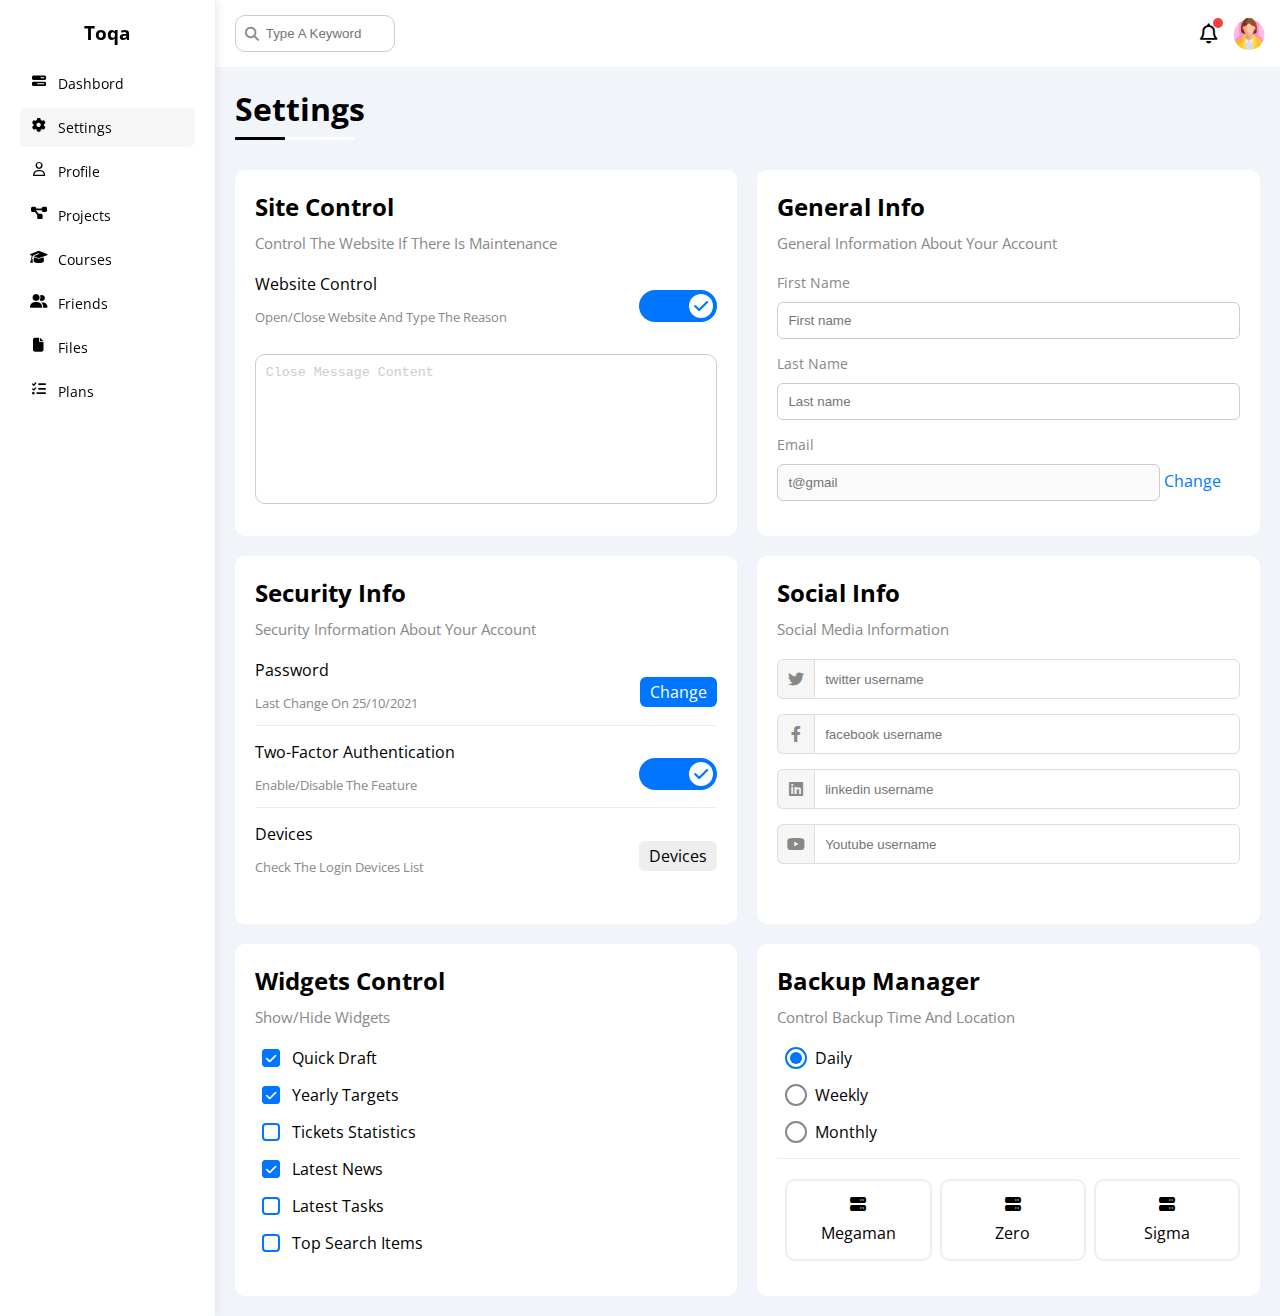
<file: settings.html>
<!DOCTYPE html>
<html lang="en">

<head>
    <meta charset="UTF-8">
    <meta http-equiv="X-UA-Compatible" content="IE=edge">
    <meta name="viewport" content="width=device-width, initial-scale=1.0">
    <link rel="stylesheet" href="css/all.min.css">
    <link rel="stylesheet" href="css/frame.css">
    <link rel="stylesheet" href="css/main.css">
    <link rel="preconnect" href="https://fonts.googleapis.com" />
    <link rel="preconnect" href="https://fonts.gstatic.com" crossorigin />
    <link href="https://fonts.googleapis.com/css2?family=Open+Sans:wght@300;500&#038;display=swap" rel="stylesheet" />
    <title>Settings</title>
</head>

<body>
    <div class="page d-flex">
        <div class="sidebar bg-white p-20 ">
            <div class="ps">
                <h3 class=" p-relative txt-c m-t0"> Toqa</h3>
                <ul>
                    <li>
                        <a class=" d-flex align-c fs-14 c-black p-10 rad-6 " href="index.html">
                            <i class="fa-solid fa-bars-progress fa-fw"></i>
                            <span class="hide-mobile">dashbord</span>
                        </a>
                    </li>
                    <li>
                        <a class=" d-flex align-c fs-14 c-black p-10 rad-6 active" href="settings.html">
                            <i class="fa-solid fa-gear fa-fw"></i>
                            <span class="hide-mobile">settings</span></a>
                    </li>
                    <li>
                        <a class="d-flex align-c fs-14 c-black p-10 rad-6 " href="profile.html">
                            <i class="fa-regular fa-user fa-fw"></i>
                            <span class="hide-mobile">profile</span>
                        </a>
                    </li>
                    <li>
                        <a class="d-flex align-c fs-14 c-black p-10 rad-6 " href="projects.html ">
                            <i class="fa-solid fa-diagram-project fa-fw"></i>
                            <span class="hide-mobile">projects</span></a>
                    </li>
                    <li>
                        <a class="d-flex align-c fs-14 c-black p-10 rad-6 " href="courses.html">
                            <i class="fa-solid fa-graduation-cap fa-fw"></i>
                            <span class="hide-mobile">courses</span>
                        </a>
                    </li>
                    <li>
                        <a class="d-flex align-c fs-14 c-black p-10 rad-6 " href="friends.html">
                            <i class="fa-solid fa-user-group fa-fw"></i>
                            <span class="hide-mobile">Friends</span>
                        </a>
                    </li>
                    <li>
                        <a class="d-flex align-c fs-14 c-black p-10 rad-6 " href="files.html">
                            <i class="fa-solid fa-file fa-fw"></i>
                            <span class="hide-mobile">files</span>
                        </a>
                    </li>
                    <li>
                        <a class="d-flex align-c fs-14 c-black p-10 rad-6 " href="plans.html">
                            <i class="fa-solid fa-list-check fa-fw"></i>
                            <span class="hide-mobile">plans</span>
                        </a>
                    </li>
                </ul>
            </div>
        </div>
            <div class="content w-full ">
                <!--start head-->
                <div class="head bg-white p-15 between-flex">
                    <div class="search p-relative">
                        <input class="p-10 b-1px" type="search" placeholder="Type A Keyword">
                    </div>
                    <div class="icons d-flex align-center">
                        <span class="notifiction p-relative">
                            <i class="fa-regular fa-bell fa-lg "></i>
                        </span>
                        <img src="images/4140051.png" alt="pic">

                    </div>


                </div>
                <h1 class="p-relative">Settings</h1>
                <div class="settings-page m-20 d-grid gap-20">



                    <!-- setting -->

                    <div class=" bg-white  rad-10 p-20 ">
                        <h2 class="m-t0 m-b10">Site Control</h2>
                        <p class="c-grey m-t0 m-b20 fs-15">Control The Website If There Is Maintenance</p>
                        <div class="between-flex m-b15">
                            <div>
                                <span>Website Control</span>
                                <p class="c-grey fs-13">Open/Close Website And Type The Reason</p>
                            </div>
                            <label>
                                <input class="toggle-checkbox" type="checkbox" checked>
                                <div class="toggle-switch"></div>
                            </label>
                        </div>
                        <textarea class="message rad-10 w-full d-block-mob p-10">Close Message Content</textarea>

                    </div>
                    <!--general-->
                    <div class="General bg-white  rad-10 p-20 ">
                        <h2 class="m-t0 m-b10">General Info</h2>
                        <p class="c-grey m-b20 fs-15 m-t0">General Information About Your Account</p>
                        <div class="m-b15">
                            <label class="c-grey fs-14 d-block m-b10" for="name">First name</label>
                            <input class=" b-none w-full rad-6  b-1px d-block p-10" type="text"
                                placeholder="First name">

                        </div>
                        <div class="m-b15">
                            <label class="c-grey fs-14 d-block m-b10" for="name">Last name</label>
                            <input class=" b-none w-full rad-6  b-1px d-block p-10" type="text" placeholder="Last name">
                        </div>
                        <div class="m-b15">
                            <label class="c-grey fs-14 d-block m-b10" for="email">email</label>
                            <input class="email b-none w-full rad-6  b-1px d-block p-10" type="email" disabled
                                placeholder="t@gmail">
                            <a class="c-blue" href="#">change</a>
                        </div>
                    </div>
                    <!--Security-->
                    <div class="security bg-white  rad-10 p-20 ">
                        <h2 class="m-t0 m-b10">security info</h2>
                        <p class="c-grey m-t0 m-b20 fs-15">Security Information About Your Account</p>
                        <div class="box m-b15 between-flex m-b15">
                            <div>
                                <span class="">Password</span>
                                <p class="c-grey fs-13">Last Change On 25/10/2021</p>
                            </div>
                            <a class="c-white button bg-blue" href="#">change</a>
                        </div>
                        <div class="box m-b15  between-flex m-b15">
                            <div>
                                <span class="">Two-Factor Authentication</span>
                                <p class="c-grey fs-13">Enable/Disable The Feature</p>
                            </div>
                            <label>
                                <input class="toggle-checkbox" type="checkbox" checked>
                                <div class="toggle-switch"></div>
                            </label>


                        </div>
                        <div class="box m-b15  between-flex m-b15">
                            <div>
                                <span class="">Devices</span>
                                <p class="c-grey fs-13">Check The Login Devices List</p>
                            </div>
                            <a class="c-black button bg-eee" href="#">Devices</a>
                        </div>
                    </div>
                    <!--social-->

                    <!--gh-->
                    <div class="social-boxes bg-white  rad-10 p-20">
                        <h2 class="m-t0 m-b10">Social Info</h2>
                        <p class="c-grey m-t0 m-b20 fs-15">Social Media Information</p>
                        <div class=" d-flex align-center m-b15">
                            <i class="fa-brands fa-twitter center-flex c-grey"></i>
                            <input class="w-full" type="text" placeholder="twitter username">
                        </div>
                        <div class=" d-flex align-center m-b15">
                            <i class="fa-brands fa-facebook-f center-flex c-grey"></i>
                            <input class="w-full" type="text" placeholder="facebook username">
                        </div>
                        <div class=" d-flex align-center m-b15">
                            <i class="fa-brands fa-linkedin center-flex c-grey"></i>
                            <input class="w-full" type="text" placeholder="linkedin username">
                        </div>
                        <div class=" d-flex align-center ">
                            <i class="fa-brands fa-youtube center-flex c-grey"></i>
                            <input class="w-full" type="text" placeholder="Youtube username">
                        </div>

                    </div>
                    <!--control-->
                    <div class="w-control bg-white  rad-10 p-20">
                        <h2 class="m-t0 m-b10">Widgets Control</h2>
                        <p class="c-grey fs-15 m-t0 m-b20 ">Show/Hide Widgets</p>
                        <div class="control d-flex align-center m-b15 p-relative">
                            <input type="checkbox" id="one" checked>

                            <label for="one">
                                Quick Draft</label>

                        </div>

                        <div class="control d-flex align-center m-b15">
                            <input type="checkbox" id="two" checked>

                            <label for="two">
                                Yearly Targets</label>


                        </div>
                        <div class="control d-flex align-center m-b15">
                            <input type="checkbox" id="three">

                            <label for="three">
                                Tickets Statistics</label>


                        </div>
                        <div class="control d-flex align-center m-b15">
                            <input type="checkbox" id="four" checked>
                            <label for="four">

                                Latest News</label>

                        </div>

                        <div class="control d-flex align-center m-b15">
                            <input type="checkbox" id="five">
                            <label for="five">

                                Latest Tasks</label>

                        </div>

                        <div class="control d-flex align-center m-b15">
                            <input type="checkbox" id="six">
                            <label for="six">

                                Top Search Items</label>
                        </div>
                    </div>
                    <!--backup-->
                    <div class="backup bg-white  rad-10 p-20">
                        <h2 class="m-t0  m-b10 ">Backup Manager</h2>
                        <p class="m-t0  m-b20 c-grey fs-15">Control Backup Time And Location</p>
                        <div class="date d-flex align-center m-b15">
                            <input type="radio" name="time" id="daily" checked />
                            <label for="daily">Daily</label>
                        </div>
                        <div class="date d-flex align-center m-b15">
                            <input type="radio" name="time" id="weekly" />
                            <label for="weekly">Weekly</label>
                        </div>
                        <div class="date d-flex align-center m-b15">
                            <input type="radio" name="time" id="monthly" />
                            <label for="monthly">Monthly</label>
                        </div>

                        <div class="servers d-flex align-center txt-c">
                            <input type="radio" name="servers" id="server-one">
                            <div class="server m-b15 rad-10 w-full">
                                <label class="m-15 d-block" for="server-one">
                                    <i class="fa-solid fa-server d-block m-b10"></i>
                                    Megaman
                                </label>
                            </div>

                            <input type="radio" name="servers" id="server-two">
                            <div class="server m-b15 rad-10 w-full">
                                <label class="m-15 d-block" for="server-two">
                                    <i class="fa-solid fa-server d-block m-b10"></i>
                                    Zero
                                </label>
                            </div>

                            <input type="radio" name="servers" id="server-three">
                            <div class="server m-b15 rad-10 w-full">
                                <label class="m-15 d-block" for="server-three">
                                    <i class="fa-solid fa-server d-block m-b10"></i>
                                    Sigma
                                </label>
                            </div>
                        </div>



                    </div>
                </div>
            </div>

       
    </div>
    </div>



</body>

</html>
</file>
<file: css/frame.css>
/*start components*/
.between-flex {
    display: flex;
    align-items: center;
    justify-content: space-between;
}
.center-flex {
    display: flex;
    align-items: center;
    justify-content: center;
}
/*start components*/
.button{
    padding: 4px 10px;
    border-radius:6px ;
}

/*start display*/
.d-flex {
    display: flex;
}
.f-wrap{
    flex-wrap: wrap;
}

.align-center {
    align-items: center;
}
.space-between{
    justify-content: space-between;
}
.d-block {
    display: block;
}
/*grid*/
.d-grid {
    display: grid;
}

.gap-20 {
    gap: 20px;
}
/*mob*/
@media (max-width:767px) {
    .block-mob {
        display: block;
    }
}
@media (max-width:767px) {
    .txt-c-mob {
        text-align: center;
    }
}
@media (max-width:767px){
    .hide-mob{
        display: none;
        
    }
}

/*start padding & margin*/
.p-10 {
    padding: 10px;
}
.p-15 {
    padding: 15px;
}
.p-20 {
    padding: 20px;
}
.p-b10 {
    padding-bottom: 10px;
}
.p-b15{
    padding-bottom: 15px;
}
.p-b20{
    padding-bottom: 20px;
}
.p-t10{
    padding-top: 10px;
}
.p-t15{
    padding-top: 15px;
}

.p-t20 {
    padding-top: 20px;
}
.p-l15{
    padding-left: 15px;
}
.m-0 {
    margin: 0px;
}
.m-15 {
    margin: 15px;}
.m-20 {
    margin: 20px;
}

.m-t0 {
    margin-top: 0;
}
.m-t5{
    margin-top: 5px;
}
.m-t15{
    margin-top: 15px;
}
.m-t20 {
    margin-top: 20px;
}
.m-t25 {
    margin-top: 25px;
}

.m-r10 {
    margin-right: 10px;
}
.m-r15 {
    margin-right: 15px;
}
.m-b0 {
    margin-bottom: 0;
}
.m-b5{
    margin-bottom: 5px;
}
.m-b15{
    margin-bottom: 15px;
}
.m-b10 {
    margin-bottom: 10px;
}
.m-b20 {
    margin-bottom: 20px;
}
.m-b25 {
    margin-bottom: 25px;
}

/*start background*/
.bg-eee {
    background-color: #eee;
}

.bg-white {
    background-color: white;
}
.bg-blue{
    background-color: #0075ff;
}
.bg-orange{
background-color: #f59e0b;
}
.bg-green{
    background-color: #22c55e;
}
.bg-red{
    background-color: #f44336;
}

/*start position*/
.p-relative {
    position: relative;
}
.p-absolute{
    position:absolute ;
}
/*start font*/
.txt-c {
    text-align: center;
}
.fs-13 {
    font-size: 13px;
}

.fs-14 {
    font-size: 14px;
}
.fs-15 {
    font-size: 15px;
}
.fs-25 {
    font-size: 25px;
}
.fw-bold{
font-weight: bold;
}

/*start radius*/
.rad-6 {
    border-radius: 6px;
}

.rad-10 {
    border-radius: 10px;
}
.rad-half{
    border-radius: 50%;
}
/*start width*/
.w-full {
    width: 100%;
}
.w-fit{
    width: fit-content;
}
.w100{width: 100px;}
/*start height*/
.h100{
    height: 100px;
}
.h-full{
    height: 100%;
}
/*overflow*/
.o-h {
    overflow: hidden;
}

/*border*/

.b-none{
    border: none;
}
.b-1px {
    border: 1px solid #ccc;
}
/*colors*/
.c-grey {
    color: var(--grey-color);
}
.c-blue {
    color: #0075ff;
}

.c-black {
    color: black;
}

.c-white {
    color: white;
}

.c-orange {
    color: #f59e0b;
}

.c-green {
    color: #22c55e;
}

.c-red {
    color: #f44336
}
.b-eee{
   border:  1px solid #eee;
}
</file>
<file: css/main.css>
:root {
    --blue-color: #0075ff;
    --blue-alt-color: #0d69d5;
    --orange-color: #f59e0b;
    --green-color: #22c55e;
    --red-color: #f44336;
    --grey-color: #888;
}

* {
    -webkit-box-sizing: border-box;
    -moz-box-sizing: border-box;
    box-sizing: border-box;
}

body {
    font-family: "Open Sans", sans-serif;
    margin: 0;
    text-transform: capitalize;
}

ul {
    list-style: none;
    padding: 0;
}

a {
    text-decoration: none;
}

:focus {
    outline: none;
}

.page {
    background-color: #f1f5f9;
    min-height: 100vh;
}

::-webkit-scrollbar {
    width: 15px;
}

::-webkit-scrollbar-track {
    background-color: white;
}

::-webkit-scrollbar-thumb {
    background-color: var(--blue-color);

}

::-webkit-scrollbar-thumb:hover {
    background-color: var(--blue-alt-color);
}

@media(max-width:767px) {
    .hide-mobile {
        display: none;
    }
}

/*start sidebar*/
.sidebar {
    position: sticky;
    top: 0;
    z-index: 10;
    width: 250px;
    box-shadow: 0 0 10px #ddd;
}

.sidebar .ps{
    position: sticky;
    top: 20px;
    z-index: 100
}

.sidebar>h3 {
    margin-bottom: 50px;
}


@media(min-width:768px) {
    .sidebar>h3::before {


        content: "";
        position: absolute;
        height: 3px;
        width: 80px;
        background-color: black;
        left: 50%;
        bottom: -20px;
        transform: translateX(-50%);
    }

    .sidebar>h3::after {
        content: "";
        position: absolute;
        width: 12px;
        height: 12px;
        border-radius: 50%;
        background-color: black;
        transform: translateX(-50%);
        left: 50%;
        bottom: -29px;
        border: 4px solid white;
    }
}


.sidebar ul li a {
    transition: 0.3s;
    margin-bottom: 5px;
}

.sidebar ul li a:hover,
.sidebar ul li a.active {
    background-color: #f6f6f6;
}

.sidebar ul li a span {
    margin-left: 10px;
    font-size: 14px;
}

@media(max-width:767px) {
    .sidebar {
        width: 58px;
        padding: 10px;
    }

    .sidebar>h3 {
        font-size: 13px;
        margin-bottom: 15px;
    }

    .sidebar ul li a span {
        display: none;
    }


}

/*start content*/
.content {
    overflow: hidden;
}

.head .search::before {
    font-family: "Font Awesome 6 Free";
    content: "\f002";
    font-weight: 900;
    position: absolute;
    top: 50%;
    left: 15px;
    transform: translatey(-50%);
    font-size: 14px;
    color: var(--grey-color);
}

.head .search input {
    border-radius: 10px;
    margin-left: 5px;
    padding-left: 30px;
    width: 160px;
    transition: width 0.3s;

}

.head .search input:focus {
    width: 200px;
}

.head .search input:focus::placeholder {
    opacity: 0;
}

.head .icons .notifiction::before {
    content: "";
    position: absolute;
    width: 10px;
    height: 10px;
    border-radius: 50%;
    background-color: var(--red-color);
    top: -5px;
    right: -5px;


}

.head img {
    width: 32px;
    height: 32px;
    margin-left: 15px;
}

.page h1 {
    margin: 20px 20px 40px;
}

.page h1::before,
.page h1::after {
    content: "";
    position: absolute;
    left: 0;
    bottom: -10px;
}

.page h1::before {
    width: 120px;
    height: 3px;
    background-color: white;
}

.page h1::after {
    width: 50px;
    height: 3px;
    background-color: black;
}

.wrapper {
    grid-template-columns: repeat(auto-fill, minmax(450px, 1fr));
    margin-left: 20px;
    margin-right: 20px;
    margin-bottom: 20px;
}

@media(max-width:767px) {
    .wrapper {
        grid-template-columns: minmax(200px, 1fr);
        margin-left: 10px;
        margin-right: 10px;
    }
}

/*start welcome widget */
.welcome .intro img {
    width: 200px;
}

.welcome .avatar {
    width: 64px;
    height: 64px;
    margin-top: -32px;
    margin-left: 20px;
    border-radius: 50%;
    border: 2px solid white;
    box-shadow: 0 0 5px #ddd;
    margin-bottom: 30px;
}

.welcome .body {
    border-top: 1px solid #eee;
    border-bottom: 1px solid #eee;
}

.welcome .body>div {
    margin-bottom: 20px;
    flex: 1;
}

.welcome .body>div :not(:last-child) {
    margin-bottom: 20px;
}

@media(max-width:767px) {
    .welcome .avatar {
        margin-left: 0;
    }
}

.welcome .body span {
    display: block;
    color: var(--grey-color);
    font-size: 14px;
    margin-top: 10px;
}

.welcome .visit {
    margin: 0 15px 15px auto;
    transition: 0.3s;
}

.welcome .visit:hover {
    background-color: var(--blue-alt-color);
}

/*start quick draft*/
.qucik-draft textarea {
    resize: none;
    min-height: 180px;

}

.qucik-draft .save {
    margin-left: auto;
    transition: 0.3s;
    cursor: pointer;
}

.qucik-draft .save:hover {
    background-color: var(--blue-alt-color);
}

/*start target widget */


.yearly-target .icon {
    width: 80px;
    height: 80px;
    margin-right: 15px;
}

.yearly-target .row .deatails {
    flex: 1;
}

.yearly-target .deatails .progress {
    height: 4px;
}

.yearly-target .progress>span {
    position: absolute;
    left: 0;
    top: 0;
    height: 100%;
}

.yearly-target .deatails .progress>span span {
    position: absolute;
    bottom: 16px;
    right: -16px;
    padding: 2px 5px;
    color: white;
    border-radius: 6px;
    font-size: 13px;
}

.yearly-target .deatails .progress>span span::before {
    content: "";
    border-color: transparent;
    border-width: 5px;
    border-style: solid;
    position: absolute;
    bottom: -9px;
    left: 50%;
    transform: translateX(-50%);
}


.yearly-target .deatails .progress>.blue span::before {
    border-top-color: var(--blue-color);
}

.blue .icon,
.blue .progress {
    background-color: rgb(0 117 255 / 20%);
}

.green .icon,
.green .progress {
    background-color: rgb(34 197 94 / 20%);
}

.yearly-target .deatails .progress>.green span::before {
    border-top-color: var(--green-color);
}

.orange .icon,
.orange .progress {
    background-color: rgb(245 158 11 / 20%);
}

.yearly-target .deatails .progress>.orange span::before {
    border-top-color: var(--orange-color);
}

/*start ticket widget */
.ticket .box {
    border: 1px solid var(--grey-color);
    width: calc(50% - 10px);
}

@media(max-width:767px) {
    .ticket .box {
        width: 100%
    }

}

/*start news widget */
.news .row:not(:last-of-type) {
    padding-bottom: 20px;
    margin-bottom: 20px;
    border-bottom: 1px solid #eee;
}

@media(max-width:767px) {
    .news .row {
        display: block;
    }

    .news .row .label {
        margin: 10px auto;
        width: fit-content;
    }
}

.news .info {
    flex-grow: 1;
}

.news .info h3 {
    font-size: 16px;
    margin: 0 0 6px;
}

.news img {
    width: 100px;
    border-radius: 6px;
    margin-right: 15px;
}

/*start tasks widget*/
.tasks .grey {
    color: var(--grey-color);
    opacity: 0.3;
}

.tasks .grey p,
.tasks .grey h3 {
    text-decoration: line-through;

}

.tasks .rowt:not(:last-of-type) {
    margin-bottom: 20px;
    padding-bottom: 20px;
    border-bottom: 1px solid #eee;
}

/*start uploads*/
.uploads li img {
    width: 40px;
    height: 40px;
}

.uploads li:not(:last-of-type) {

    border-bottom: 1px solid #eee;
}

/*project widget*/
.project ul::before {
    content: '';
    position: absolute;
    height: 100%;
    width: 2px;
    background-color: var(--blue-color);
    left: 11px;
    z-index: 1;

}

.project ul li::before {
    content: '';
    display: block;
    height: 20px;
    width: 20px;
    border-radius: 50%;
    background-color: white;
    border: 2px solid white;
    outline: 2px solid var(--blue-color);
    margin-right: 15px;
    z-index: 2;


}

.project ul li.done::before {
    background-color: var(--blue-color);
}

.project ul li.current::before {
    animation: change-color 0.8s infinite alternate;
}

.project .l-icon {
    position: absolute;
    width: 160px;
    right: 0;
    bottom: 0;
    opacity: 0.15;
}

/*reminders widget*/
.reminders .key {
    width: 15px;
    height: 15px;
}

.reminders ul li>.red {
    border-left: 2px solid var(--red-color);
}

.reminders ul li>.blue {
    border-left: 2px solid var(--blue-color);
}

.reminders ul li>.green {
    border-left: 2px solid var(--green-color);
}

.reminders ul li>.orange {
    border-left: 2px solid var(--orange-color);
}

/*start posts*/
.post img {
    width: 48px;
    height: 48px;
}

.post .post-content {
    line-height: 1.8;
    text-transform: capitalize;
    border-top: 1px solid #eee;
    border-bottom: 1px solid #eee;
    min-height: 140px;
}

/*start social */
.social .box {
    padding-left: 70px;
}

.social .box i {
    position: absolute;
    left: 0;
    top: 0;
    width: 52px;
    transition: 0.3s;
}

.social .box i:hover {
    transform: rotate(5deg);
}

.social .twitter {
    background-color: rgb(29 161 242 / 20%);
    color: #1da1f2;
}

.social .twitter i,
.social .twitter a {
    background-color: #1da1f2;
}

.social .facebook {
    background-color: rgb(24 119 242 / 20%);
    color: #1877f2;
}

.social .facebook i,
.social .facebook a {
    background-color: #1877f2;
}

.social .youtube {
    color: #ff0000;
    background-color: rgb(255 0 0 / 20%);
}

.social .youtube i,
.social .youtube a {
    background-color: #ff0000;
}

.social .linkedin {
    color: #0077b5;
    background-color: rgb(0 119 181 / 20%);
}

.social .linkedin i,
.social .linkedin a {
    background-color: #0077b5;
}

/*start t-projects*/

.t-project .r-table {
    overflow-x: auto;
}

.t-project table {
    min-width: 1000px;
    border-spacing: 0;
}

.t-project table thead {
    background-color: #eee;
    font-weight: bold;
}

.t-project table td {
    padding: 15px;

}

.t-project table tbody td {
    border-bottom: 1px solid #eee;
    border-left: 1px solid #eee;
    transition: 0.3s;
}

.t-project table tbody tr:hover td {
    background-color: #faf7f7;
}

.t-project table tbody td:last-child {
    border-right: 1px solid #eee;
}

.t-project table img {
    width: 32px;
    height: 32px;
    border-radius: 50%;
    padding: 2px;
    background-color: white;
}

.t-project table img:not(:first-child) {
    margin-left: -20px;
}

/*/toggle check-box*/
.toggle-checkbox {
    -webkit-appearance: none;
    -moz-appearance: none;
    appearance: none;
    display: none;
}

.toggle-switch {
    content: '';
    position: relative;
    background-color: #ccc;
    width: 78px;
    height: 32px;
    border-radius: 16px;
    transition: 0.3s;
    cursor: pointer;
}

.toggle-switch::before {
    font-family: var(--fa-style-family-classic);
    content: "\f00d";
    font-weight: 900;
    height: 24px;
    width: 24px;
    position: absolute;
    top: 4px;
    left: 4px;
    display: flex;
    align-items: center;
    justify-content: center;
    background-color: white;
    border-radius: 50%;
    color: #ccc;
}

.toggle-checkbox:checked+.toggle-switch {
    background-color: var(--blue-color);
}

.toggle-checkbox:checked+.toggle-switch::before {
    content: "\f00c";
    left: 50px;

    color: var(--blue-color);
}

/*start settings*/
.settings-page {
    grid-template-columns: repeat(auto-fill, minmax(500px, 1fr));
}

@media (max-width:767px) {
    .settings-page {
        grid-template-columns: minmax(100px, 1fr);
        margin-left: 10px;
        margin-right: 10px;
        gap: 10px;
    }
}


/*start site*/
.settings-page .message {
    border: 1px solid #ccc;
    resize: none;
    min-height: 150px;
    color: #ccc;
}

/*start info*/
.settings-page .General .email {
    display: inline-flex;
    width: calc(100% - 80px);
}

/*security*/
.settings-page .security .box:not(:last-of-type) {
    border-bottom: 1px solid #eee;
}


/*social*/
.settings-page .social-boxes i {
    width: 40px;
    height: 40px;
    background-color: #f6f6f6;
    border: 1px solid #ddd;
    border-right: none;
    border-radius: 6px 0 0 6px;
    transition: 0.3s;
}

.settings-page .social-boxes input {
    padding: 10px;
    border: 1px solid #ddd;
    border-radius: 0 6px 6px 0;
    padding-left: 10px;
    height: 40px;

}

.settings-page .social-boxes>div:focus-within i {
    color: black;
}

/*control*/
.w-control .control label {
    position: relative;
    cursor: pointer;
    padding-left: 30px;
}

.w-control .control label::before {
    content: "";
    position: absolute;
    width: 14px;
    height: 14px;
    border: 2px solid var(--blue-color);
}



.w-control .control label::after {
    font-family: var(--fa-style-family-classic);
    content: "\f00c";
    font-weight: 900;
    background-color: var(--blue-color);
    color: white;
    font-size: 12px;
    width: 18px;
    height: 18px;
    display: flex;
    justify-content: center;
    align-items: center;
    transform: scale(0) rotate(360deg);
    transition: 0.3s;
}

.w-control .control label::before,
.w-control .control label::after {
    position: absolute;
    left: 0;
    top: 50%;
    margin-top: -9px;
    border-radius: 4px;
}

.w-control .control input {
    -webkit-appearance: none;
    appearance: none;
}

.w-control .control input[type="checkbox"]:checked+label::after {
    transform: scale(1);
}

/*start back up*/
.backup input[type="radio"] {
    -webkit-appearance: none;
    appearance: none;
}

.backup .date label {
    padding-left: 30px;
    cursor: pointer;
    position: relative;
}

.backup .date label::before {

    content: "";
    position: absolute;
    top: 50%;
    left: 0;
    margin-top: -11px;
    width: 18px;
    height: 18px;
    border: 2px solid var(--grey-color);
    border-radius: 50%;
}

.backup .date label::after {

    content: "";
    position: absolute;
    left: 5px;
    top: 5px;
    width: 12px;
    height: 12px;
    background: var(--blue-color);
    border-radius: 50%;
    transition: 0.3s;
    transform: scale(0);
}

.backup .date input[type="radio"]:checked+label::before {
    border-color: var(--blue-color);
}

.backup .date input[type="radio"]:checked+label::after {
    transform: scale(1);
}


.backup .servers {
    border-top: 1px solid #eee;
    padding-top: 20px;
}

@media (max-width:767px) {
    .backup .servers {
        flex-wrap: wrap;
    }
}

.backup .servers .server {
    border: 2px solid #eee;
    position: relative;
}

.backup .servers .server label {
    cursor: pointer;
}

.backup .servers input[type="radio"]:checked+.server {
    border-color: var(--blue-color);
    color: var(--blue-color);
}

/*start profile*/
@media (max-width:767px) {
    .profile-page .overview {
        flex-direction: column;
    }
}

.profile-page .avatar-box {
    width: 300px;
}

@media (min-width:768px) {
    .profile-page .avatar-box {
        border-right: 1px solid #eee;
    }
}

.profile-page .avatar-box>img {
    width: 120px;
    height: 120px;
}

.profile-page .avatar-box .level {
    height: 6px;
    width: 70%;
    margin: auto;
    overflow: hidden;
}

.profile-page .avatar-box .level span {
    position: absolute;
    background-color: var(--blue-color);
    left: 0;
    top: 0;
    height: 100%;
    border-radius: 6px;
}

.profile-page .info-box .box {
    flex-wrap: wrap;
    border-bottom: 1px solid #eee;
    transition: 0.3s;
}

.profile-page .info-box .box:hover {
    background-color: #f9f9f9;
}

.profile-page .info-box .box>div {
    min-width: 250px;
    padding: 10px 0 0;
}

.profile-page .info-box h4 {
    font-weight: normal;
}

.profile-page .info-box .toggle-switch {
    height: 20px;
}

.profile-page .info-box .toggle-switch::before {
    height: 14px;
    width: 14px;
    top: 3px;
    left: 4px;
    font-size: 8px;
}

.profile-page .toggle-checkbox:checked+.toggle-switch::before {
    left: 60px;
}

@media (max-width:767px) {
    .profile-page .info-box .toggle-switch {
        margin: auto;
    }
}

/*start other-data*/
@media (max-width:767px) {
    .profile-page .other-data {
        flex-direction: column;
    }
}

.profile-page .skills-card {
    flex-grow: 1;
}

.profile-page .skills-card ul li {
    padding: 15px 0;
}

.profile-page .skills-card ul li:not(:last-child) {
    border-bottom: 1px solid #eee;
}

.profile-page .skills-card ul li span {
    display: inline-flex;
    background-color: #eee;
    padding: 4px 10px;
    border-radius: 6px;
    font-size: 14px;

}

.profile-page .skills-card ul li span {
    margin-right: 5px;
}

.profile-page .activities-card {
    flex-grow: 2;
}

.profile-page .activities-card .activity:not(:last-of-type) {
    border-bottom: 1px solid #eee;
    padding-bottom: 20px;
    margin-bottom: 20px;
}

.profile-page .activities-card .activity img {
    width: 64px;
    height: 64px;
    margin-right: 10px;
}

@media (max-width:767px) {
    .profile-page .activity {
        flex-direction: column;
    }

    .profile-page .activity img {
        margin-right: 0;
        margin-bottom: 15px;
    }

    .profile-page .activities-card .date {
        margin-top: 15px;
    }
}

@media (min-width:768px) {
    .profile-page .activities-card .date {
        margin-left: auto;
        text-align: right;
    }

}

/*start project*/
.projects-page {
    grid-template-columns: repeat(auto-fill, minmax(500px, 1fr));
}

@media (max-width:767px) {
    .projects-page {
        grid-template-columns: minmax(200px, 1fr);
        margin-left: 10px;
        margin-right: 10px;
        gap: 10px;
    }
}

.projects-page .project .date {
    position: absolute;
    right: 10px;
    top: 10px;
}

.projects-page .project h4 {
    font-weight: normal;
}

.projects-page .project .team {
    position: relative;
    min-height: 80px;
}

.projects-page .project .team a {
    position: absolute;
    left: 0;
    top: 0;
}

.projects-page .project .team a:nth-child(2) {
    left: 25px;
}

.projects-page .project .team a:nth-child(3) {
    left: 50px;
}

.projects-page .project .team a:nth-child(4) {
    left: 75px;
}

.projects-page .project .team a:nth-child(5) {
    left: 100px;
}

.projects-page .project .team a:hover {
    z-index: 100;
}

.projects-page .project .team img {
    width: 40px;
    height: 40px;
    border-radius: 50%;
    border: 2px solid white;
}

.projects-page .project .techs {
    justify-content: flex-end;
    padding-top: 15px;
    margin-top: 15px;
    border-top: 1px solid #eee;
}

@media (max-width:767px) {
    .projects-page .project .techs {
        flex-direction: column;
    }
}

.projects-page .project .techs span {
    padding: 3px 8px;
    margin-left: 5px;
    width: fit-content;


}

@media (max-width:767px) {
    .projects-page .project .techs span:not(:last-child) {
        margin-bottom: 15px;

    }
}

.projects-page .project .info {
    border-top: 1px solid #eee;
    margin-top: 15px;
    padding-top: 15px;
}




.projects-page .project .prog {
    height: 8px;
    width: 260px;
    position: relative;
    border-radius: 6px;
}

.projects-page .project .prog span {
    position: absolute;
    left: 0;
    top: 0;
    height: 100%;
    border-radius: 6px;
}

@media (max-width: 767px) {
    .projects-page .project .info {
        flex-direction: column;
    }

    .projects-page .project .prog {
        margin-bottom: 15px;
    }
}

/*start courses*/
.courses-page {
    grid-template-columns: repeat(auto-fill, minmax(300px, 1fr));
}

@media (max-width:767px) {
    .courses-page {
        grid-template-columns: minmax(200px, 1fr);
        margin-left: 10px;
        margin-right: 10px;
        gap: 10px;
    }
}

.courses-page .course {
    overflow: hidden;
}

.courses-page .course .cover {
    max-width: 100%;
}

.courses-page .course .instructor {
    position: absolute;
    width: 64px;
    height: 64px;
    border-radius: 50%;
    border: 2px solid white;
    top: 20px;
    left: 20px;
}

.courses-page .course .info {
    border-top: 1px solid #eee;
    font-size: 13px;
}

.courses-page .course .info .title {
    position: absolute;
    left: 50%;
    top: -13px;
    transform: translateX(-50%);
    height: 27px;
}

.courses-page .course .description {
    line-height: 1.8;
}

/*start friends*/
.friends-page {
    grid-template-columns: repeat(auto-fill, minmax(300px, 1fr));
}

@media (max-width:767px) {
    .friends-page {
        grid-template-columns: minmax(200px, 1fr);
        margin-left: 10px;
        margin-right: 10px;
        gap: 10px;
    }
}

.friends-page .content {
    position: absolute;
    left: 10px;
    top: 10px;
}

.friends-page .contact i {
    background-color: #eee;
    padding: 10px;
    border-radius: 50%;
    cursor: pointer;
    transition: 0.3s;
}

.friends-page .contact i:hover {
    background-color: var(--blue-color);
    color: white;

}

.friends-page .friend .icons {
    border-top: 1px solid #eee;
    border-bottom: 1px solid #eee;
    margin-top: 15px;
    margin-bottom: 15px;
    padding-top: 15px;
    padding-bottom: 15px;
}

.friends-page .friend .icons i {}

.friends-page .friend .icons span.vip {
    position: absolute;
    right: 0;
    top: 50%;
    transform: translateY(-50%);
    font-size: 40px;
    opacity: 0.2;
}

/*start files*/
.files-pages {
    flex-direction: row-reverse;
    align-items: flex-start;
}

.files-pages .files-stats {
    min-width: 260px;
}

@media (max-width:767px) {
    .files-pages {
        flex-direction: column;
        align-items: normal;
    }
}


.files-pages .files-stats .icon {
    width: 40px;
    height: 40px;
    margin-right: 10px;
}

.files-pages .files-stats .size {
    margin-left: auto;
}

.files-pages .files-stats .blue {
    background-color: rgb(0 117 255 / 20%);
}

.files-pages .files-stats .green {
    background-color: rgb(34 197 94 / 20%);
}

.files-pages .files-stats .red {
    background-color: rgb(244 67 54 / 20%);
}

.files-pages .files-stats .orange {
    background-color: rgb(245 158 11 / 20%);
}

.files-pages .files-stats .upload {
    margin: 15px auto 0;
    padding: 10px;
    transition: 0.3s;
}

.files-pages .files-stats .upload:hover {
    background-color: var(--blue-alt-color);

}

.files-pages .files-stats .upload:hover i {
    animation: go-up 0.8s infinite;
}

.files-pages .files-content {
    flex: 1;
    grid-template-columns: repeat(auto-fill, minmax(200px, 1fr));
}

.files-pages .files-content img {
    width: 64px;
    height: 64px;
    transition: 0.3s;
}

.files-pages .files-content .file:hover img {
    transform: rotate(5deg);
}

.files-pages .files-content .info {
    border-top: 1px solid #eee;
}

/*start plans*/
.plans-page {
    grid-template-columns: repeat(auto-fill, minmax(450px, 1fr));
}

@media (max-width:767px) {
    .plans-page {
        grid-template-columns: minmax(250px, 1fr);
        margin-left: 10px;
        margin-right: 10px;
        gap: 10px;
    }
}

.plans-page .plan .top {
    border: 3px solid white;
    outline: 3px solid transparent
}

.plans-page .plan.green .top {
    outline-color: var(--green-color);
}

.plans-page .plan.blue .top {
    outline-color: var(--blue-color);
}

.plans-page .plan.orange .top {
    outline-color: var(--orange-color);
}

.plans-page .plan .price {
    position: relative;
    font-size: 40px;
    width: fit-content;
    margin: auto;
}

.plans-page .plan .price span {
    position: absolute;
    left: -20px;
    top: 0;
    font-size: 26px;
}

.plans-page .plan ul li {
    padding: 15px;
    display: flex;
    align-items: center;
    font-size: 15px;
    border-bottom: 1px solid #eee;
}

.plans-page .plan ul li .yes {
    color: var(--green-color);
}

.plans-page .plan ul li i:not(.yes, .help) {
    color: var(--red-color);
}

.plans-page .plan ul li i:first-child {
    font-size: 18px;
    margin-right: 5px;
}

.plans-page .plan ul li .help {
    color: var(--grey-color);
    margin-left: auto;
    cursor: pointer;
}

/*start animation*/
@keyframes change-color {
    from {
        background-color: var(--blue-color);
    }

    to {
        background-color: white;
    }
}

@keyframes go-up {

    0%,
    100% {
        transform: translateY(0);
    }

    50% {
        transform: translateY(-5px);
    }
}
</file>
